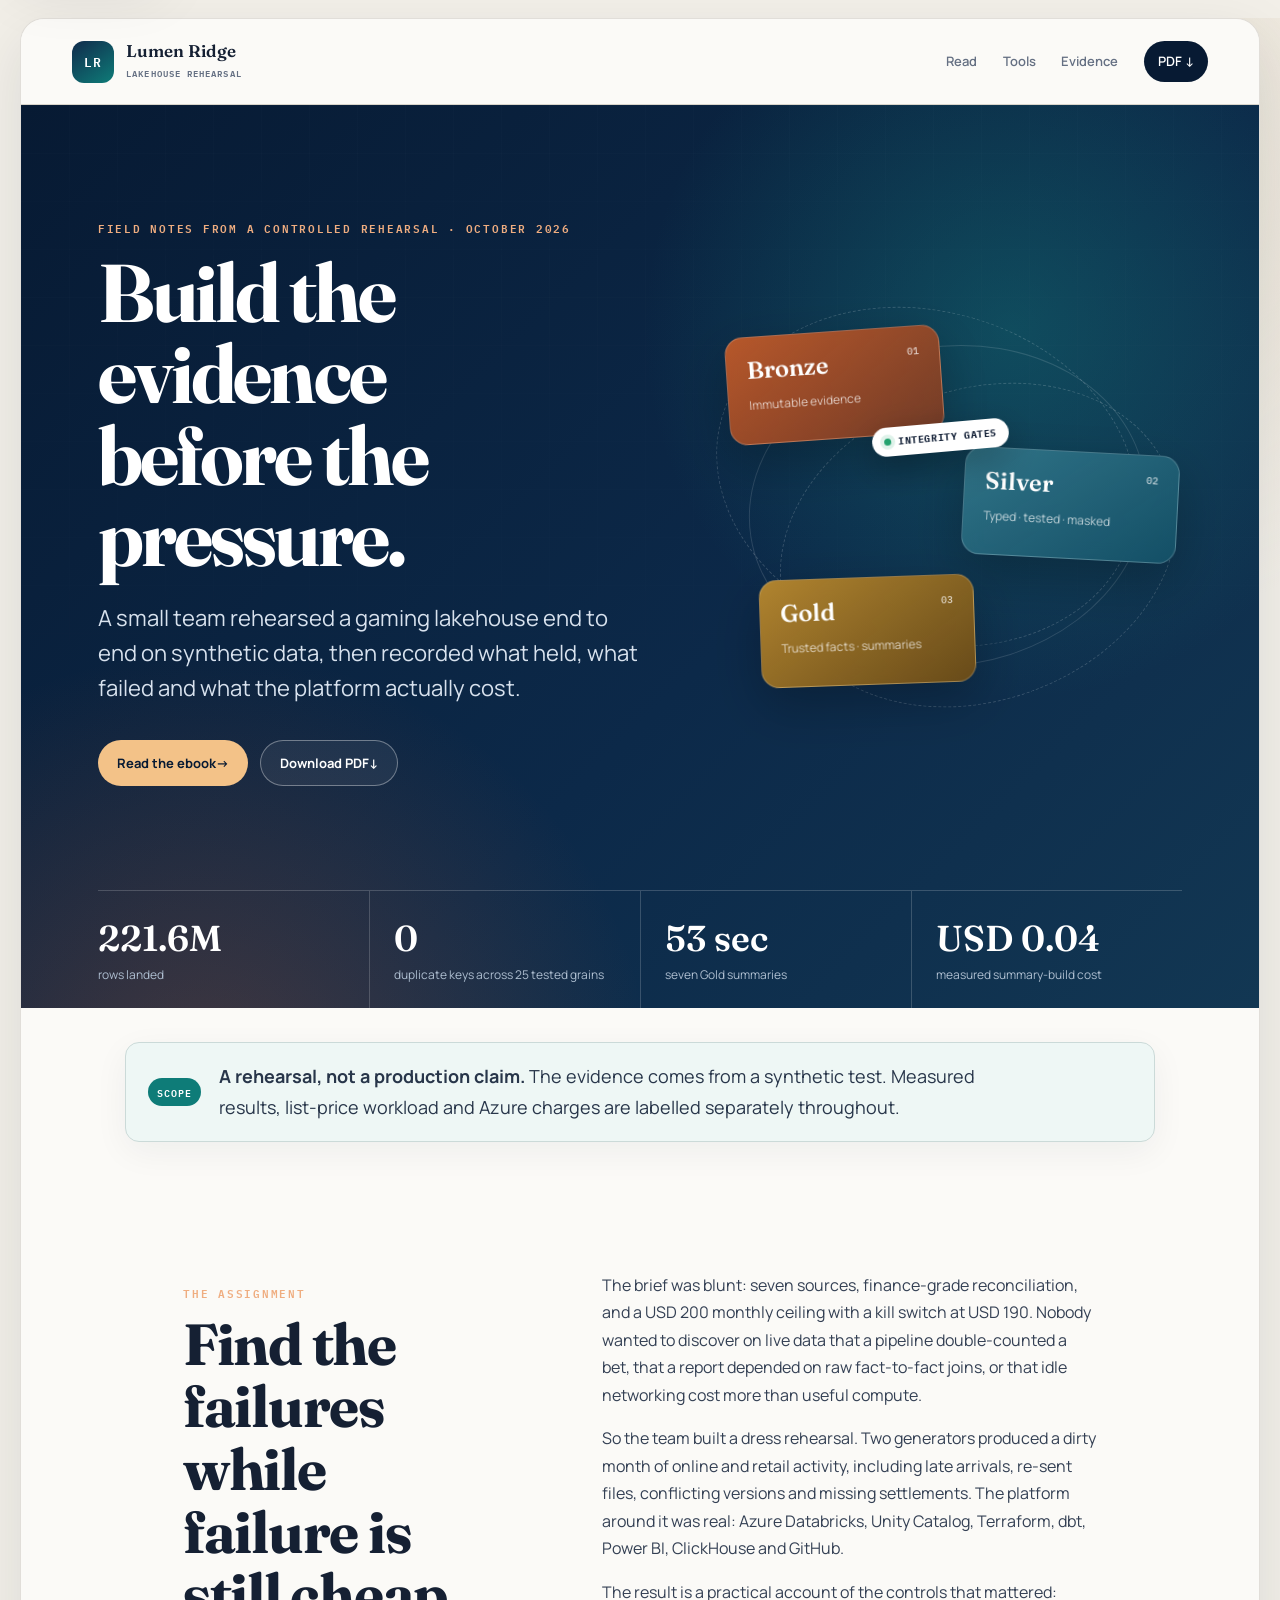
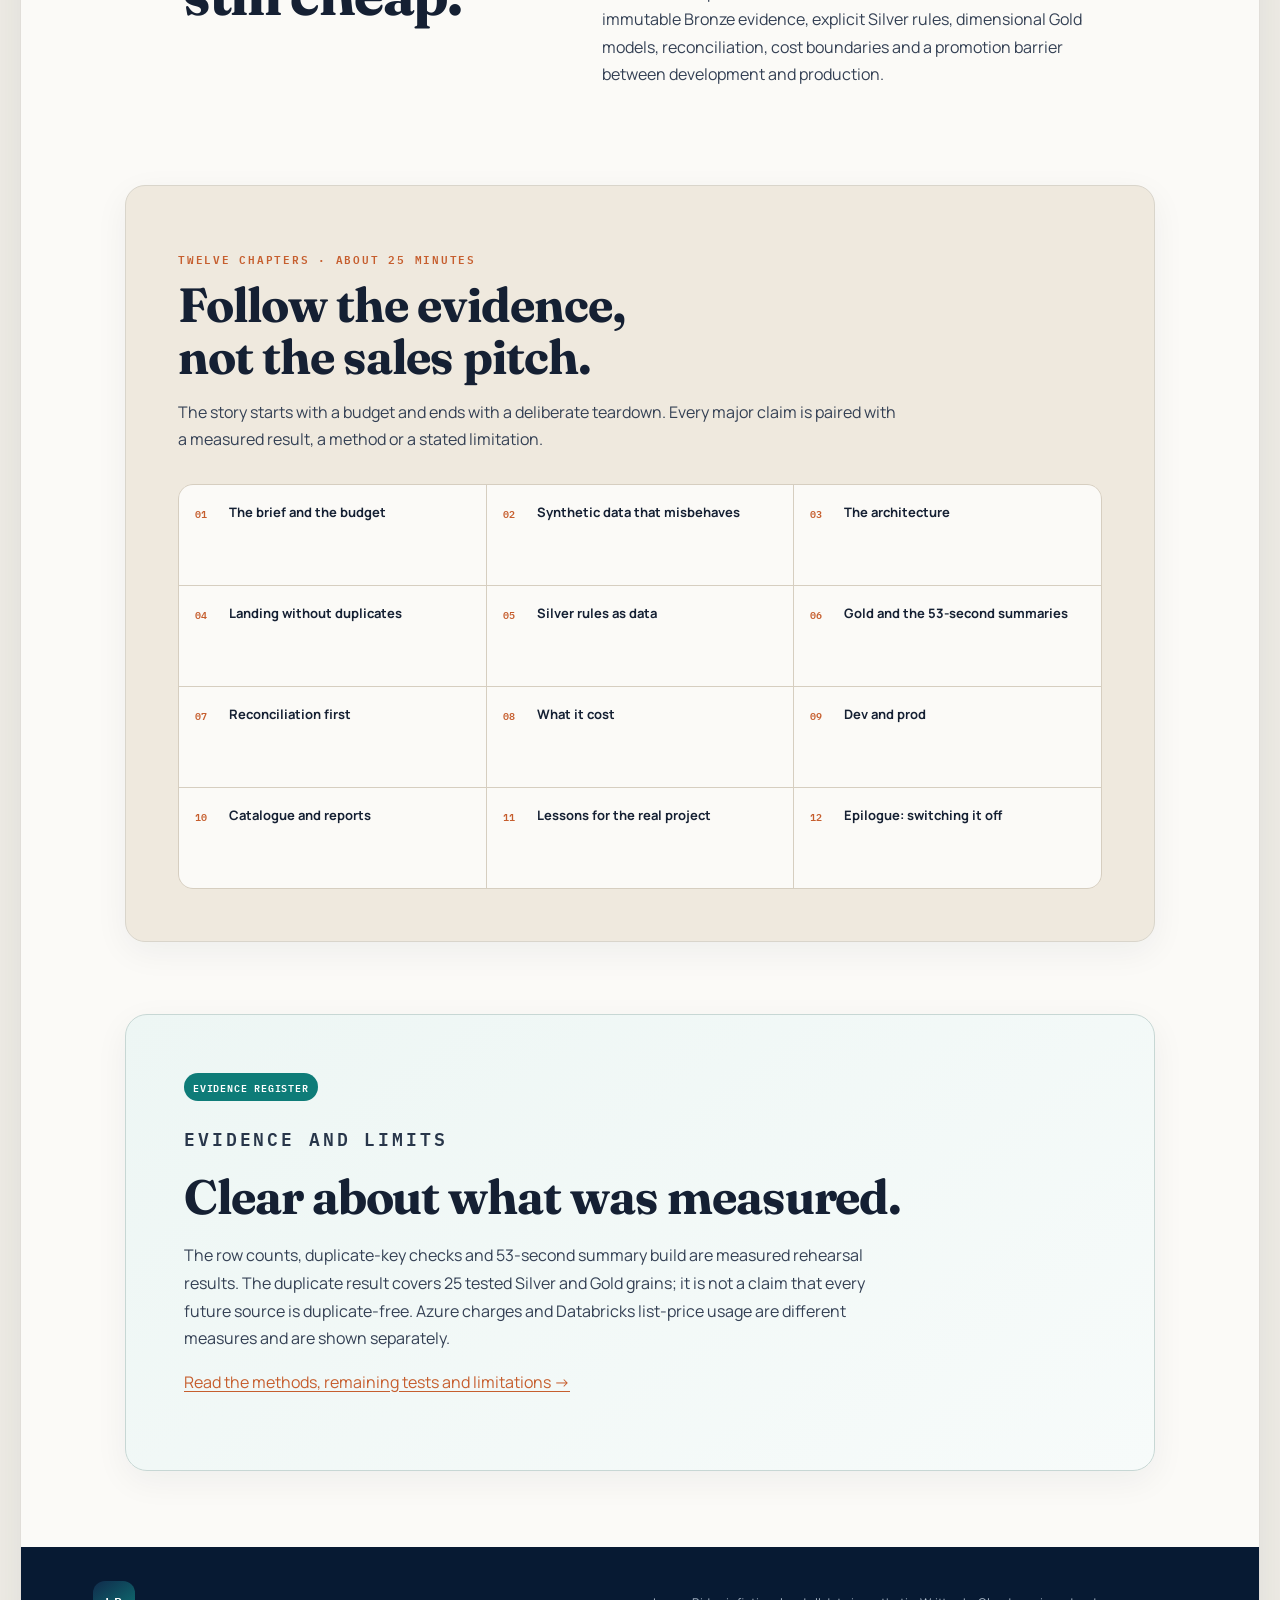
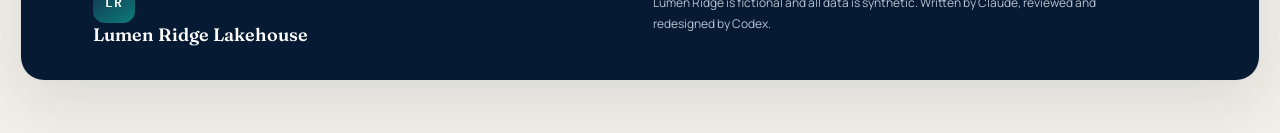
<file: index.html>
<!doctype html>
<html lang="en">
<head>
<meta charset="utf-8">
<meta name="viewport" content="width=device-width, initial-scale=1, viewport-fit=cover">
<title>Lumen Ridge Lakehouse — an evidence-led data platform rehearsal</title>
<meta name="description" content="A fictional gaming operator, a USD 200 budget and a full Azure Databricks lakehouse rehearsal: the story, the evidence and the lessons.">
<link rel="preconnect" href="https://fonts.googleapis.com">
<link rel="preconnect" href="https://fonts.gstatic.com" crossorigin>
<link rel="stylesheet" href="https://fonts.googleapis.com/css2?family=Fraunces:opsz,wght@9..144,600;9..144,700&family=IBM+Plex+Mono:wght@400;600&family=Manrope:wght@400;500;600;700;800&display=swap">
<link rel="stylesheet" href="assets/site.css">
</head>
<body>
<a class="skip-link" href="#main">Skip to the story</a>
<div class="site-shell">
  <nav class="top" aria-label="Primary navigation">
    <a class="brand" href="./"><span class="brand-mark" aria-hidden="true">LR</span><span>Lumen Ridge<br><small>Lakehouse rehearsal</small></span></a>
    <div class="nav-links">
      <a href="ebook.html">Read</a>
      <a href="ebook.html#toolchain">Tools</a>
      <a href="ebook.html#evidence">Evidence</a>
      <a class="download" href="assets/Lumen-Ridge-Lakehouse-ebook.pdf" download>PDF ↓</a>
    </div>
  </nav>

  <main id="main">
    <header class="book-hero landing-hero">
      <div class="hero-copy">
        <p class="kicker">Field notes from a controlled rehearsal · October 2026</p>
        <h1>Build the evidence<br>before the pressure.</h1>
        <p class="lede">A small team rehearsed a gaming lakehouse end to end on synthetic data, then recorded what held, what failed and what the platform actually cost.</p>
        <div class="hero-actions">
          <a class="button primary" href="ebook.html">Read the ebook <span aria-hidden="true">→</span></a>
          <a class="button secondary" href="assets/Lumen-Ridge-Lakehouse-ebook.pdf" download>Download PDF <span aria-hidden="true">↓</span></a>
        </div>
      </div>
      <div class="hero-art" aria-label="The rehearsal moves synthetic source data through Bronze, Silver and Gold, with integrity gates before reporting.">
        <div class="orbit orbit-one" aria-hidden="true"></div>
        <div class="orbit orbit-two" aria-hidden="true"></div>
        <div class="layer-card bronze"><span>01</span><strong>Bronze</strong><small>Immutable evidence</small></div>
        <div class="layer-card silver"><span>02</span><strong>Silver</strong><small>Typed · tested · masked</small></div>
        <div class="layer-card gold"><span>03</span><strong>Gold</strong><small>Trusted facts · summaries</small></div>
        <div class="gate-chip"><i></i>Integrity gates</div>
      </div>
      <div class="hero-stats" aria-label="Measured results">
        <div><strong>221.6M</strong><span>rows landed</span></div>
        <div><strong>0</strong><span>duplicate keys across 25 tested grains</span></div>
        <div><strong>53 sec</strong><span>seven Gold summaries</span></div>
        <div><strong>USD 0.04</strong><span>measured summary-build cost</span></div>
      </div>
    </header>

    <section class="status-note" aria-label="Scope note">
      <span aria-hidden="true">Scope</span>
      <p><strong>A rehearsal, not a production claim.</strong> The evidence comes from a synthetic test. Measured results, list-price workload and Azure charges are labelled separately throughout.</p>
    </section>

    <section class="editorial-grid">
      <div>
        <p class="section-label">The assignment</p>
        <h2>Find the failures while failure is still cheap.</h2>
      </div>
      <div class="story-copy">
        <p>The brief was blunt: seven sources, finance-grade reconciliation, and a USD 200 monthly ceiling with a kill switch at USD 190. Nobody wanted to discover on live data that a pipeline double-counted a bet, that a report depended on raw fact-to-fact joins, or that idle networking cost more than useful compute.</p>
        <p>So the team built a dress rehearsal. Two generators produced a dirty month of online and retail activity, including late arrivals, re-sent files, conflicting versions and missing settlements. The platform around it was real: Azure Databricks, Unity Catalog, Terraform, dbt, Power BI, ClickHouse and GitHub.</p>
        <p>The result is a practical account of the controls that mattered: immutable Bronze evidence, explicit Silver rules, dimensional Gold models, reconciliation, cost boundaries and a promotion barrier between development and production.</p>
      </div>
    </section>

    <section class="contents-card home-contents">
      <div class="contents-intro">
        <p class="section-label">Twelve chapters · about 25 minutes</p>
        <h2>Follow the evidence,<br>not the sales pitch.</h2>
        <p>The story starts with a budget and ends with a deliberate teardown. Every major claim is paired with a measured result, a method or a stated limitation.</p>
      </div>
      <ol class="toc">
        <li><a href="ebook.html#ch1">The brief and the budget</a></li>
        <li><a href="ebook.html#ch2">Synthetic data that misbehaves</a></li>
        <li><a href="ebook.html#ch3">The architecture</a></li>
        <li><a href="ebook.html#ch4">Landing without duplicates</a></li>
        <li><a href="ebook.html#ch5">Silver rules as data</a></li>
        <li><a href="ebook.html#ch6">Gold and the 53-second summaries</a></li>
        <li><a href="ebook.html#ch7">Reconciliation first</a></li>
        <li><a href="ebook.html#ch8">What it cost</a></li>
        <li><a href="ebook.html#ch9">Dev and prod</a></li>
        <li><a href="ebook.html#ch10">Catalogue and reports</a></li>
        <li><a href="ebook.html#ch11">Lessons for the real project</a></li>
        <li><a href="ebook.html#ch12">Epilogue: switching it off</a></li>
      </ol>
    </section>

    <section class="evidence" id="evidence">
      <p class="section-label">Evidence and limits</p>
      <h2>Clear about what was measured.</h2>
      <p>The row counts, duplicate-key checks and 53-second summary build are measured rehearsal results. The duplicate result covers 25 tested Silver and Gold grains; it is not a claim that every future source is duplicate-free. Azure charges and Databricks list-price usage are different measures and are shown separately.</p>
      <p><a class="text-link" href="ebook.html#evidence">Read the methods, remaining tests and limitations <span aria-hidden="true">→</span></a></p>
    </section>
  </main>

  <footer>
    <div><span class="brand-mark small" aria-hidden="true">LR</span><strong>Lumen Ridge Lakehouse</strong></div>
    <p>Lumen Ridge is fictional and all data is synthetic. Written by Claude, reviewed and redesigned by Codex.</p>
  </footer>
</div>
</body>
</html>
</file>
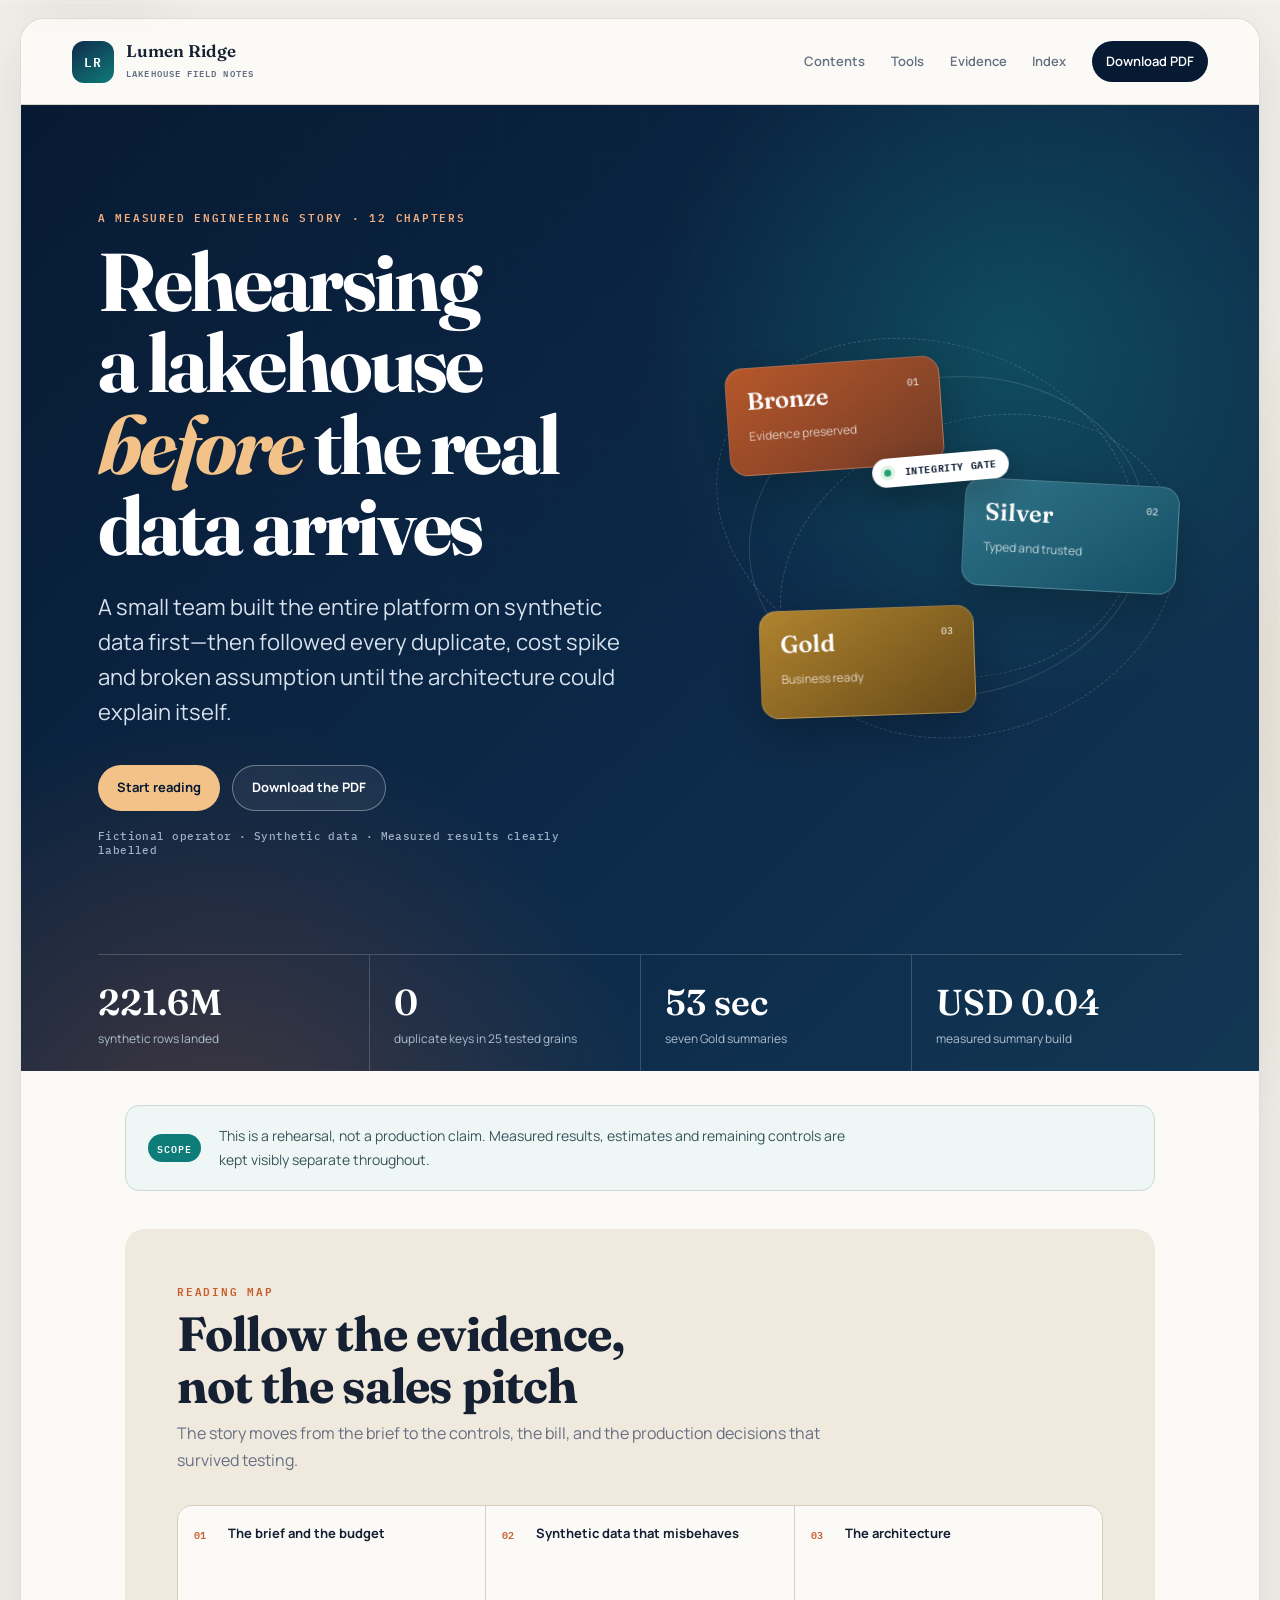
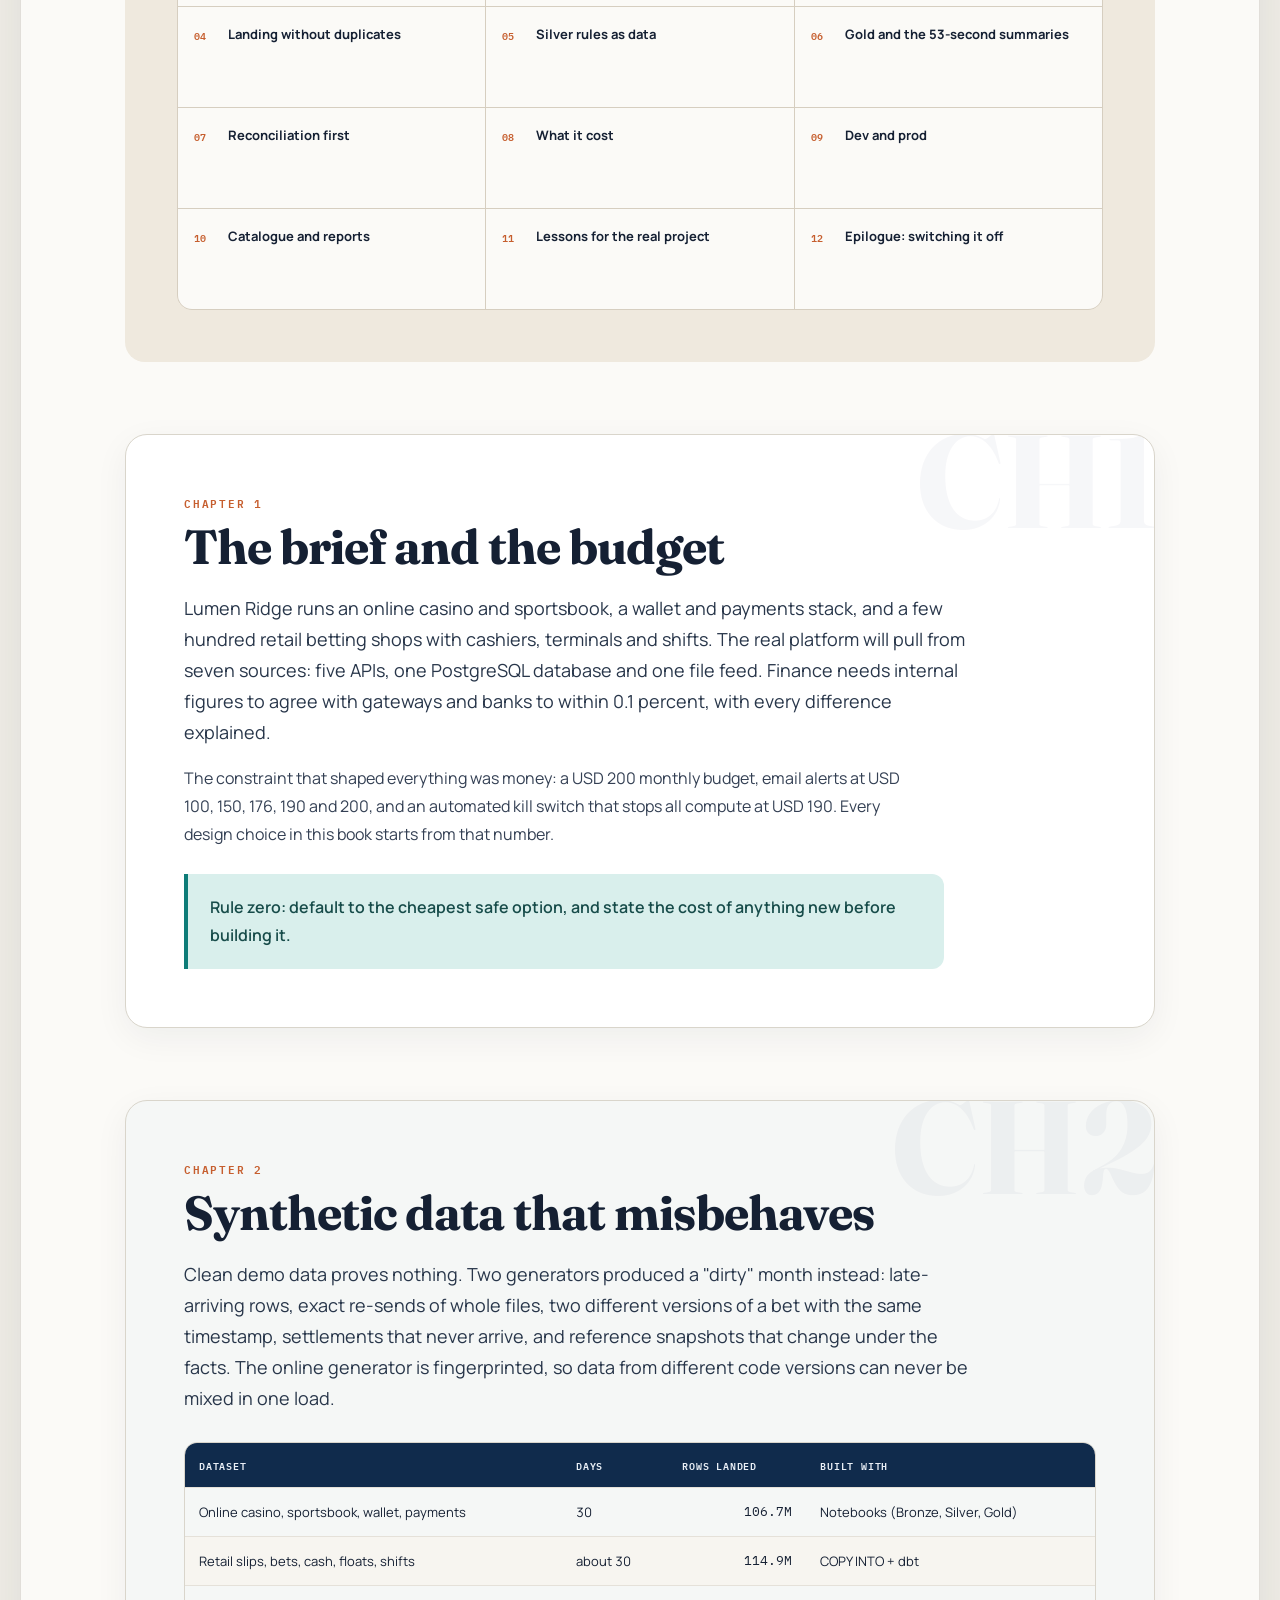
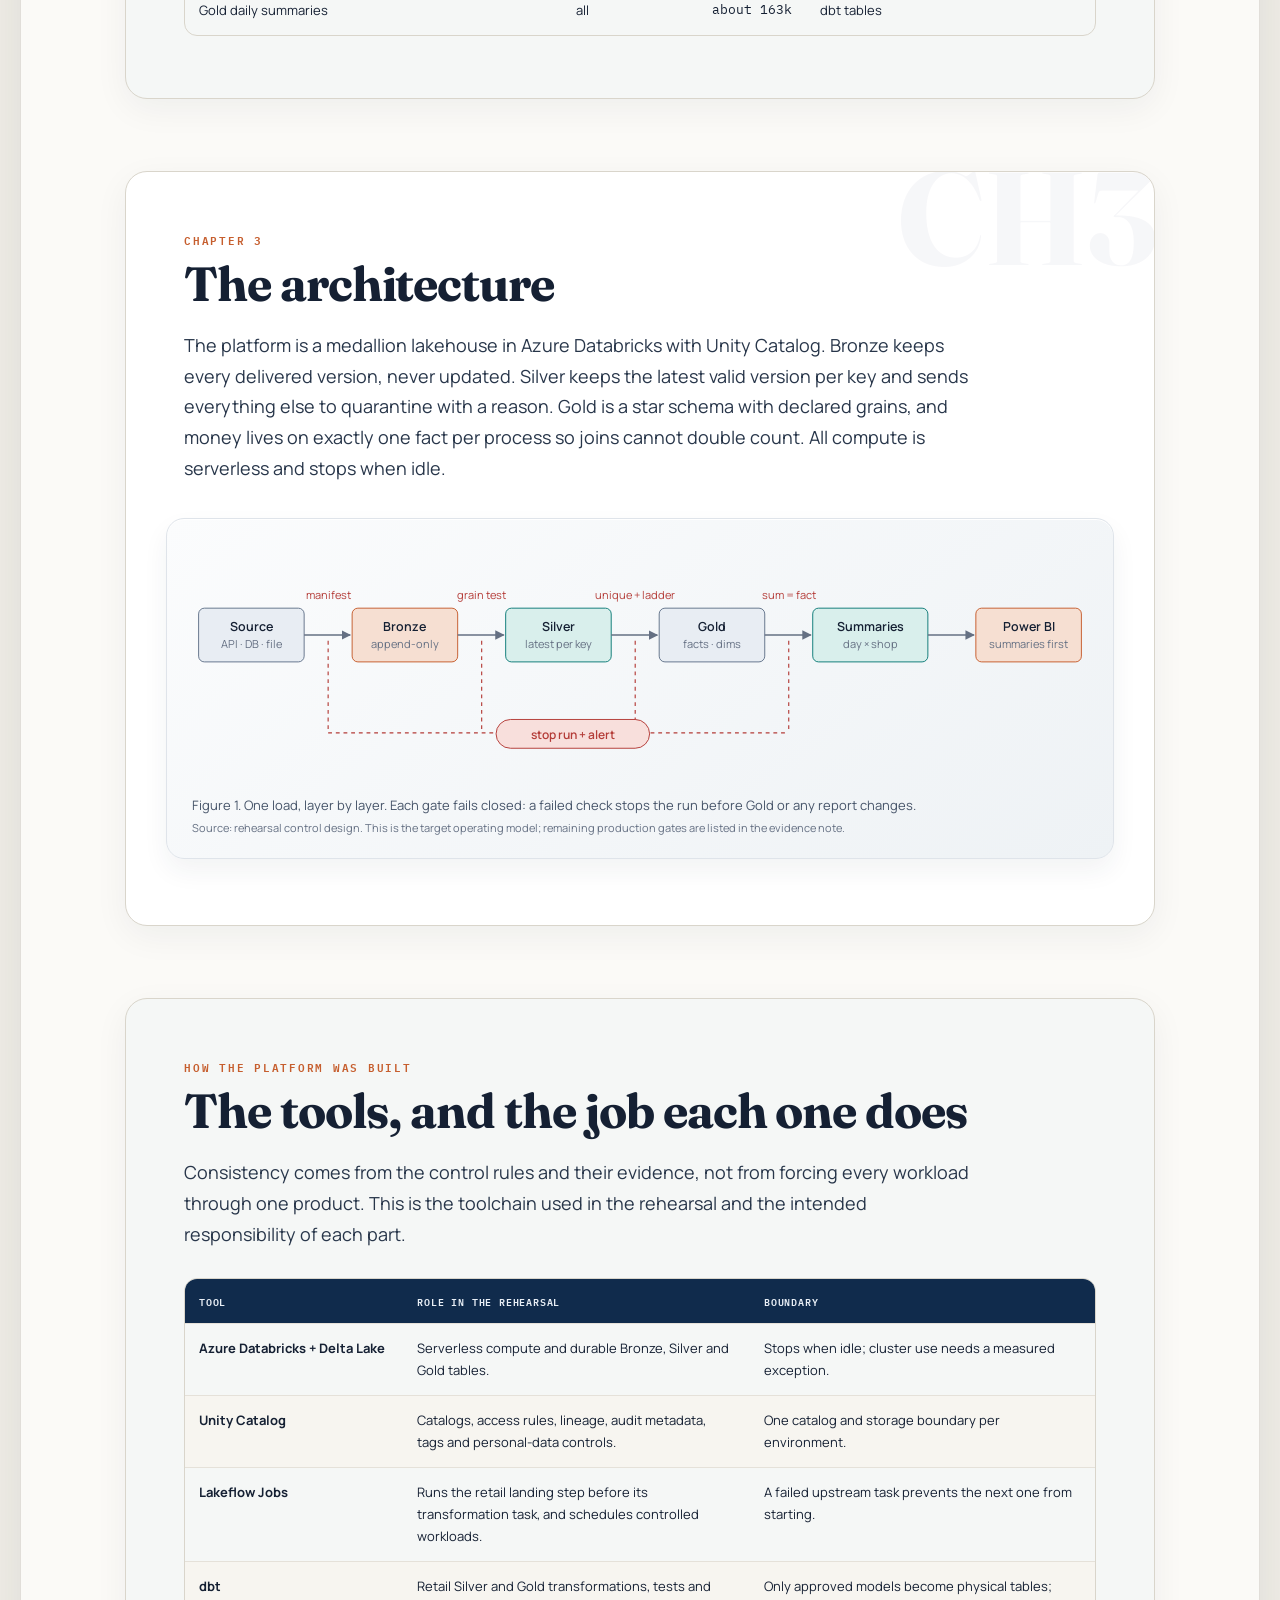
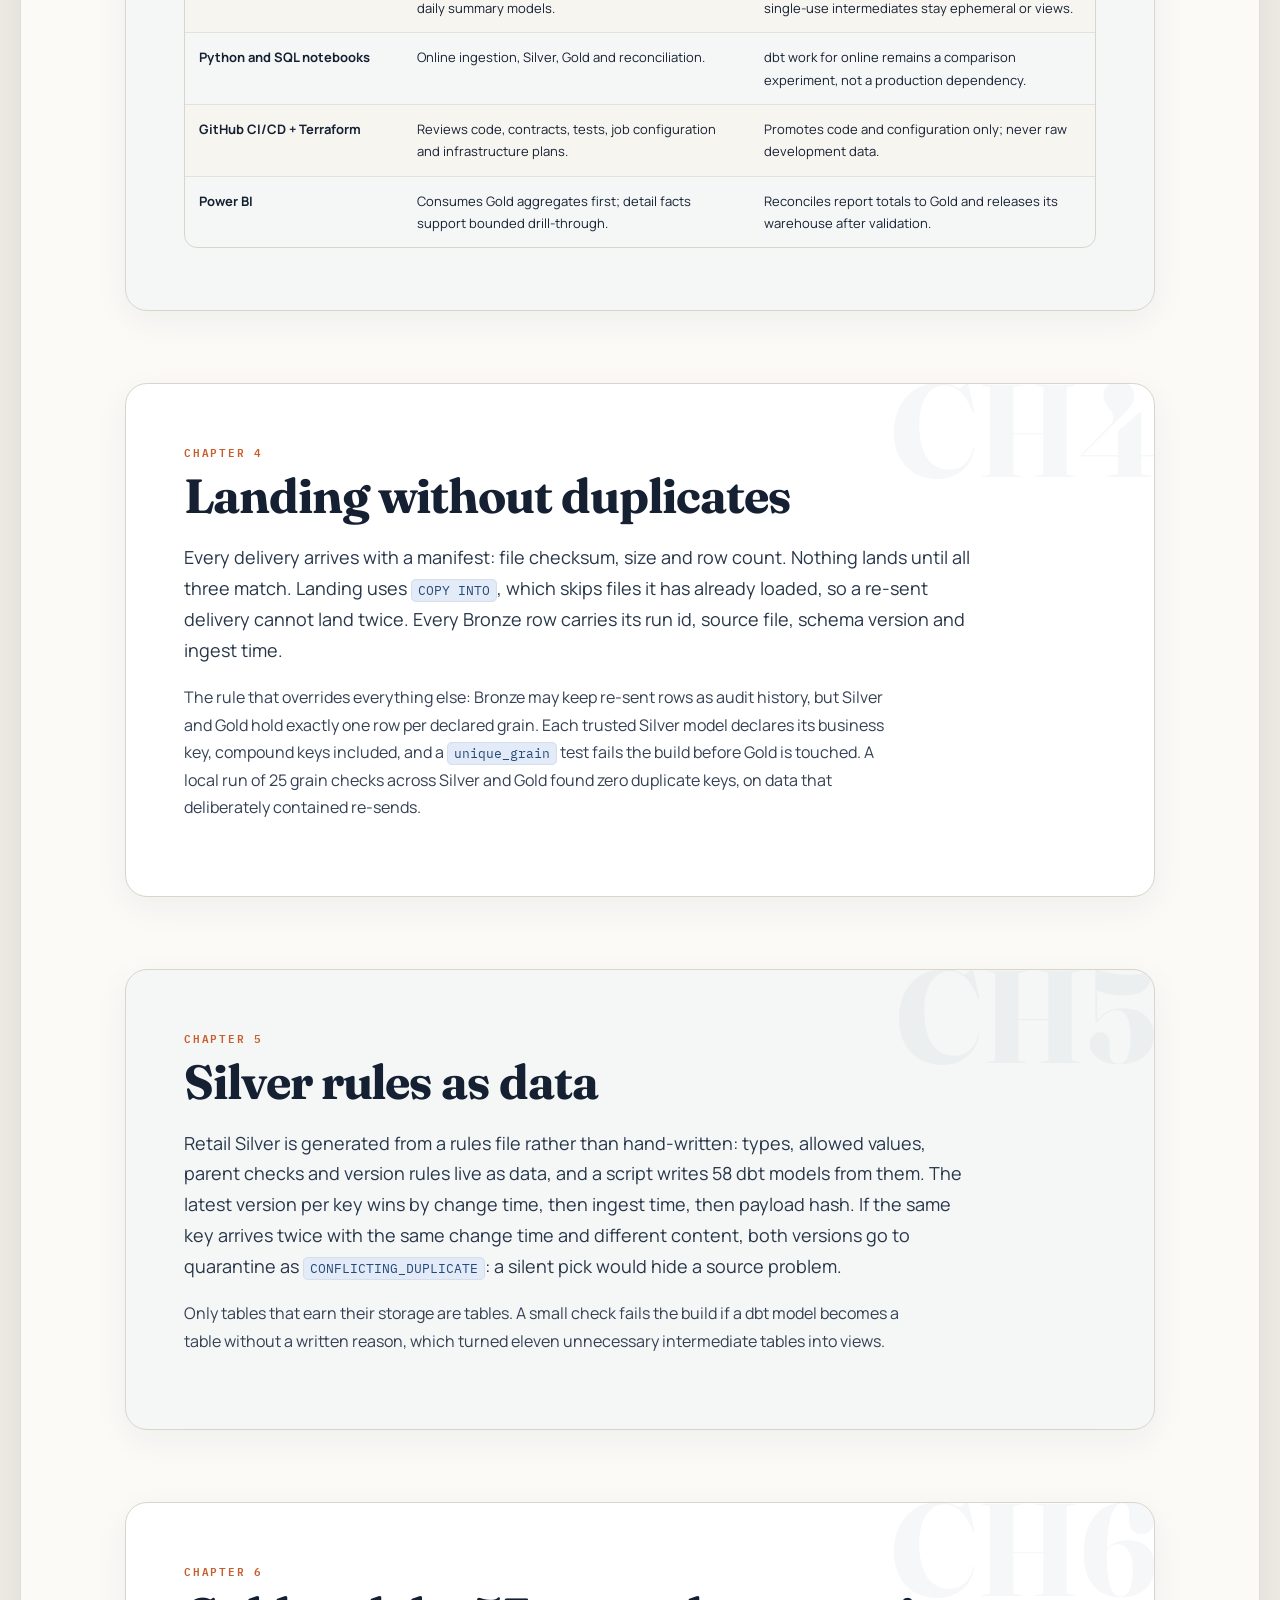
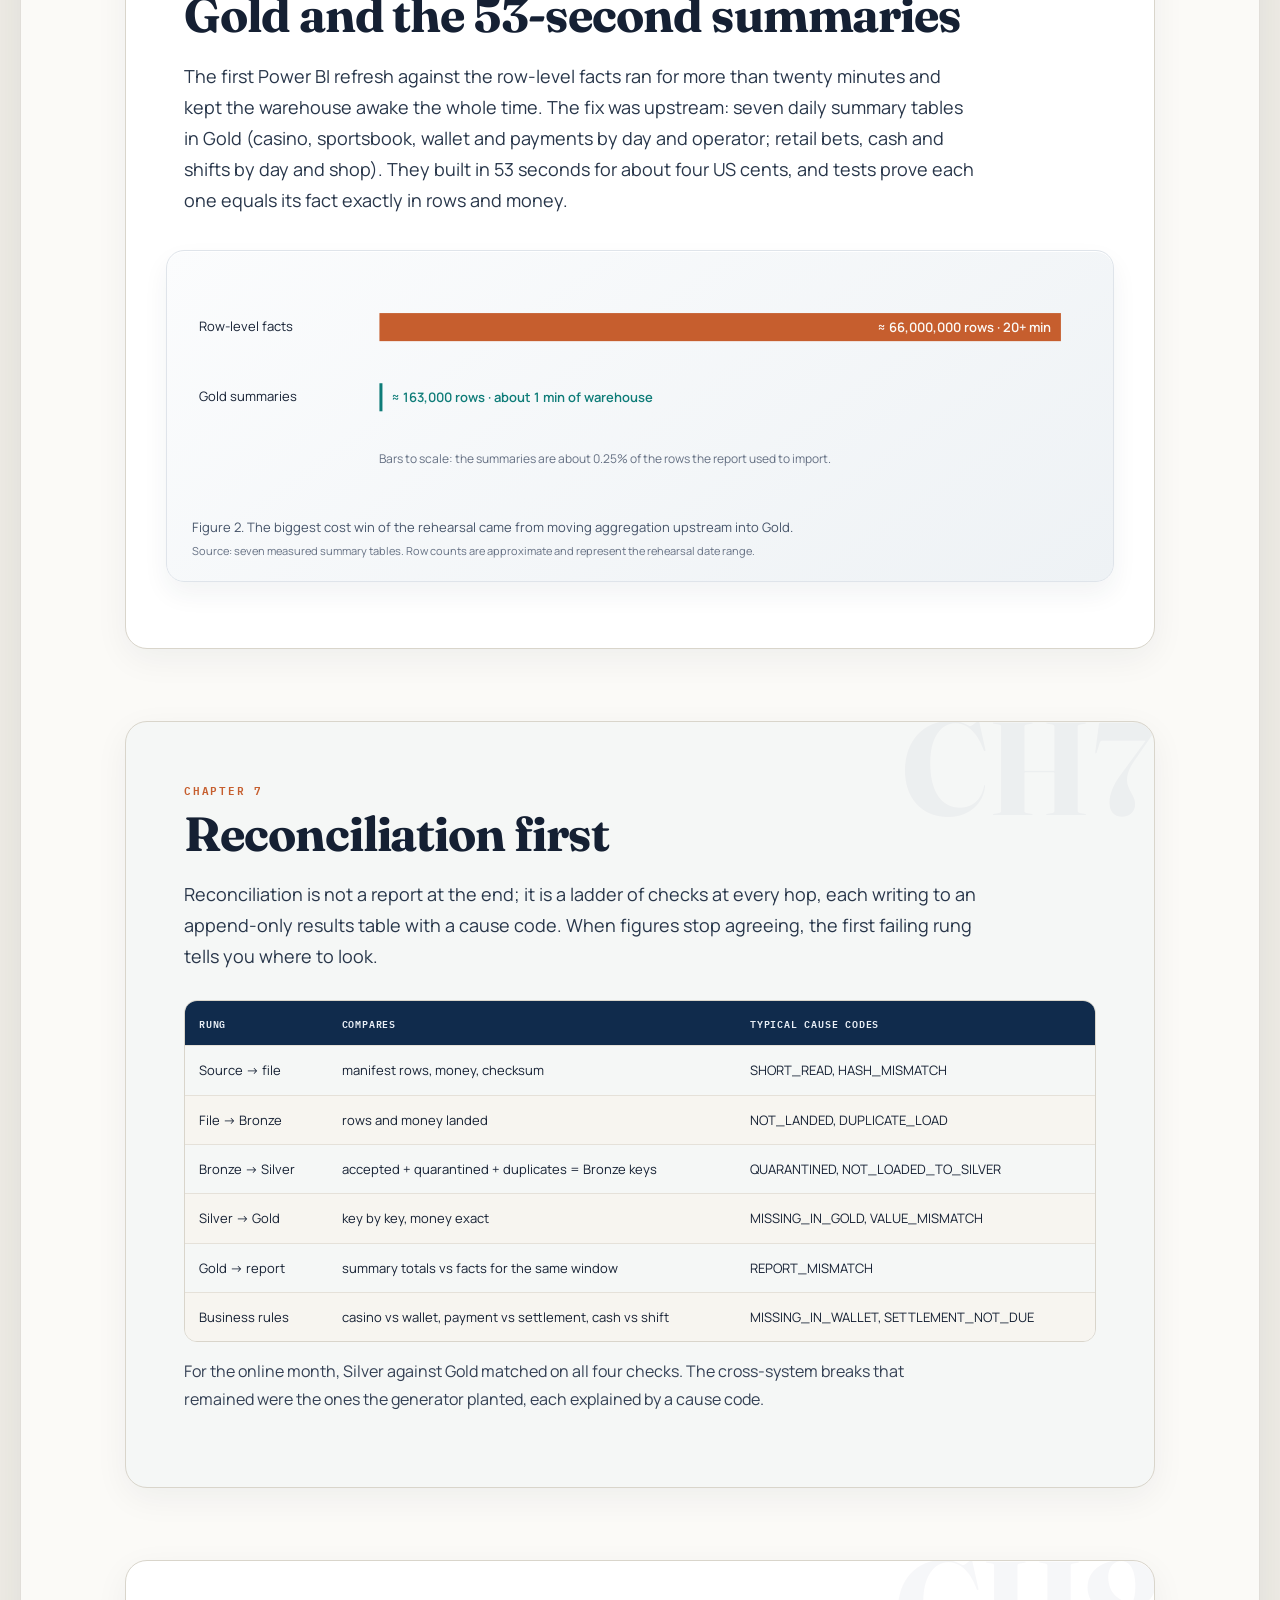
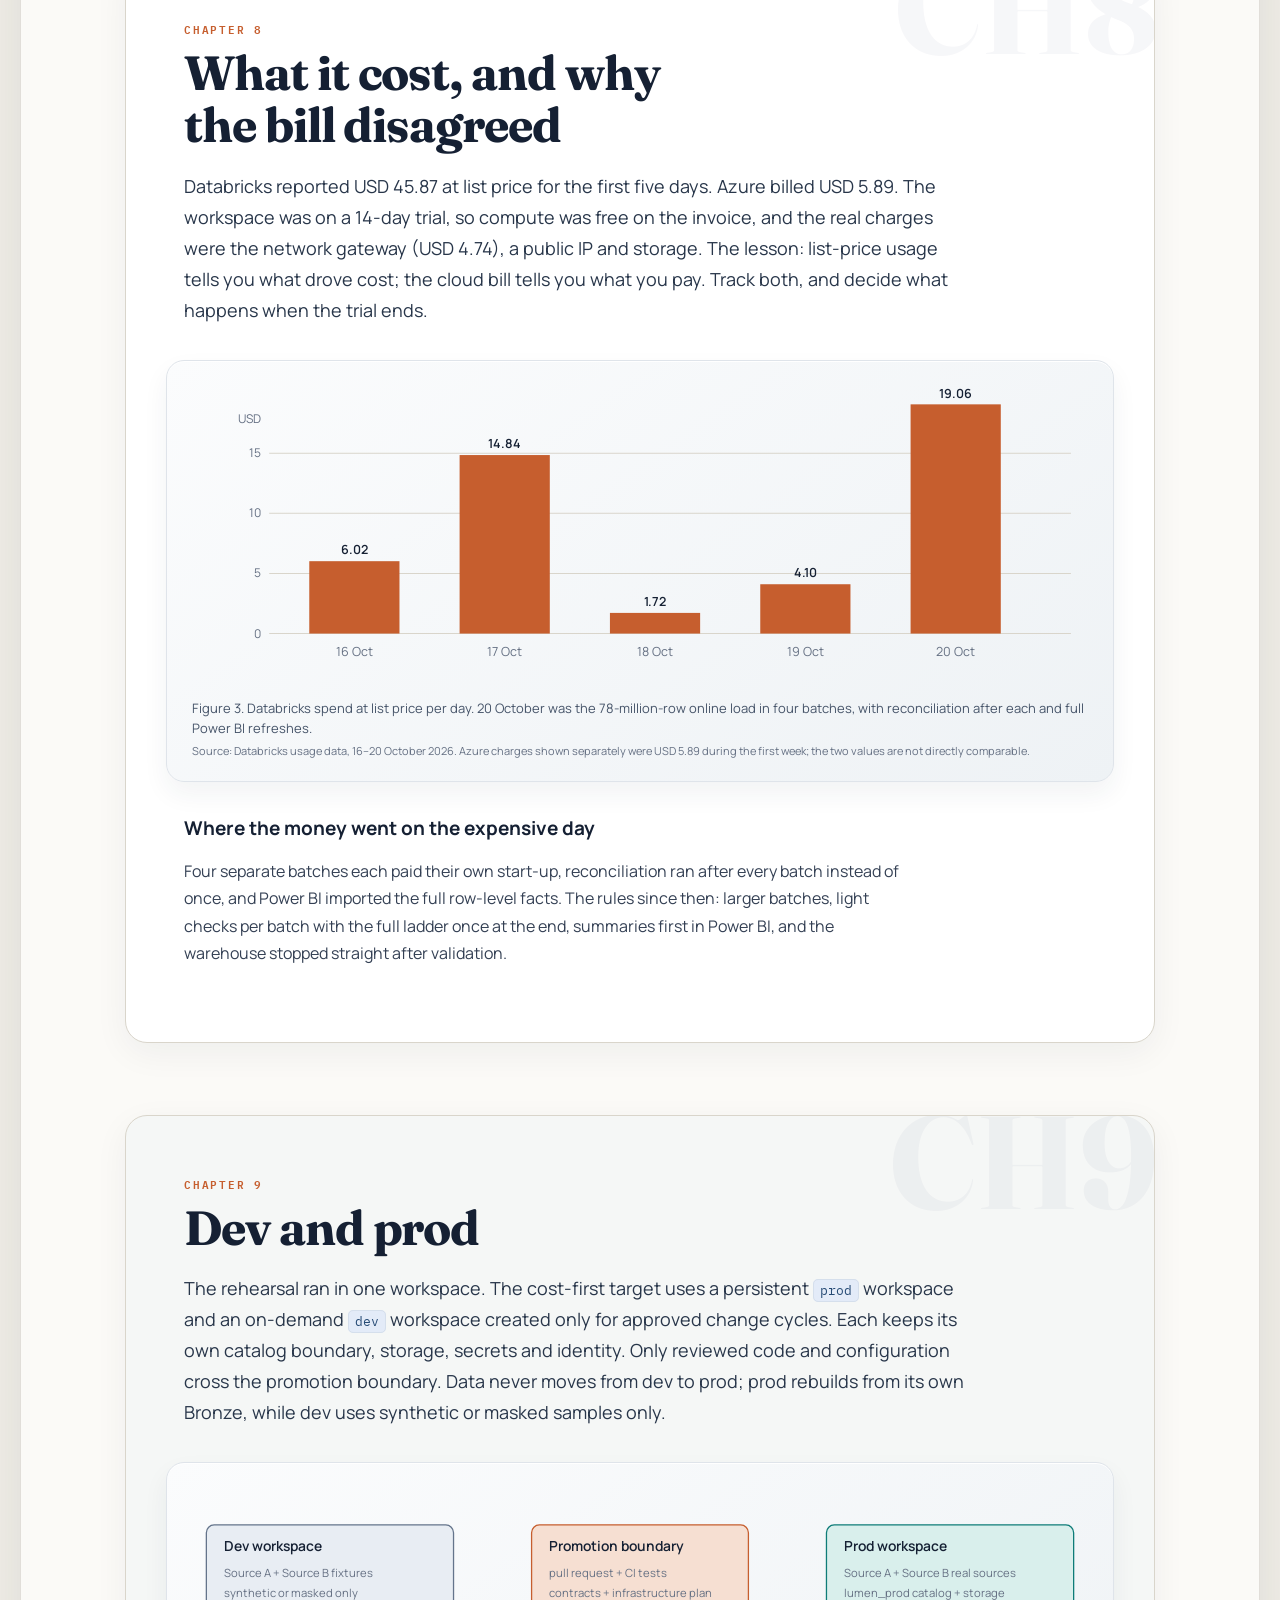
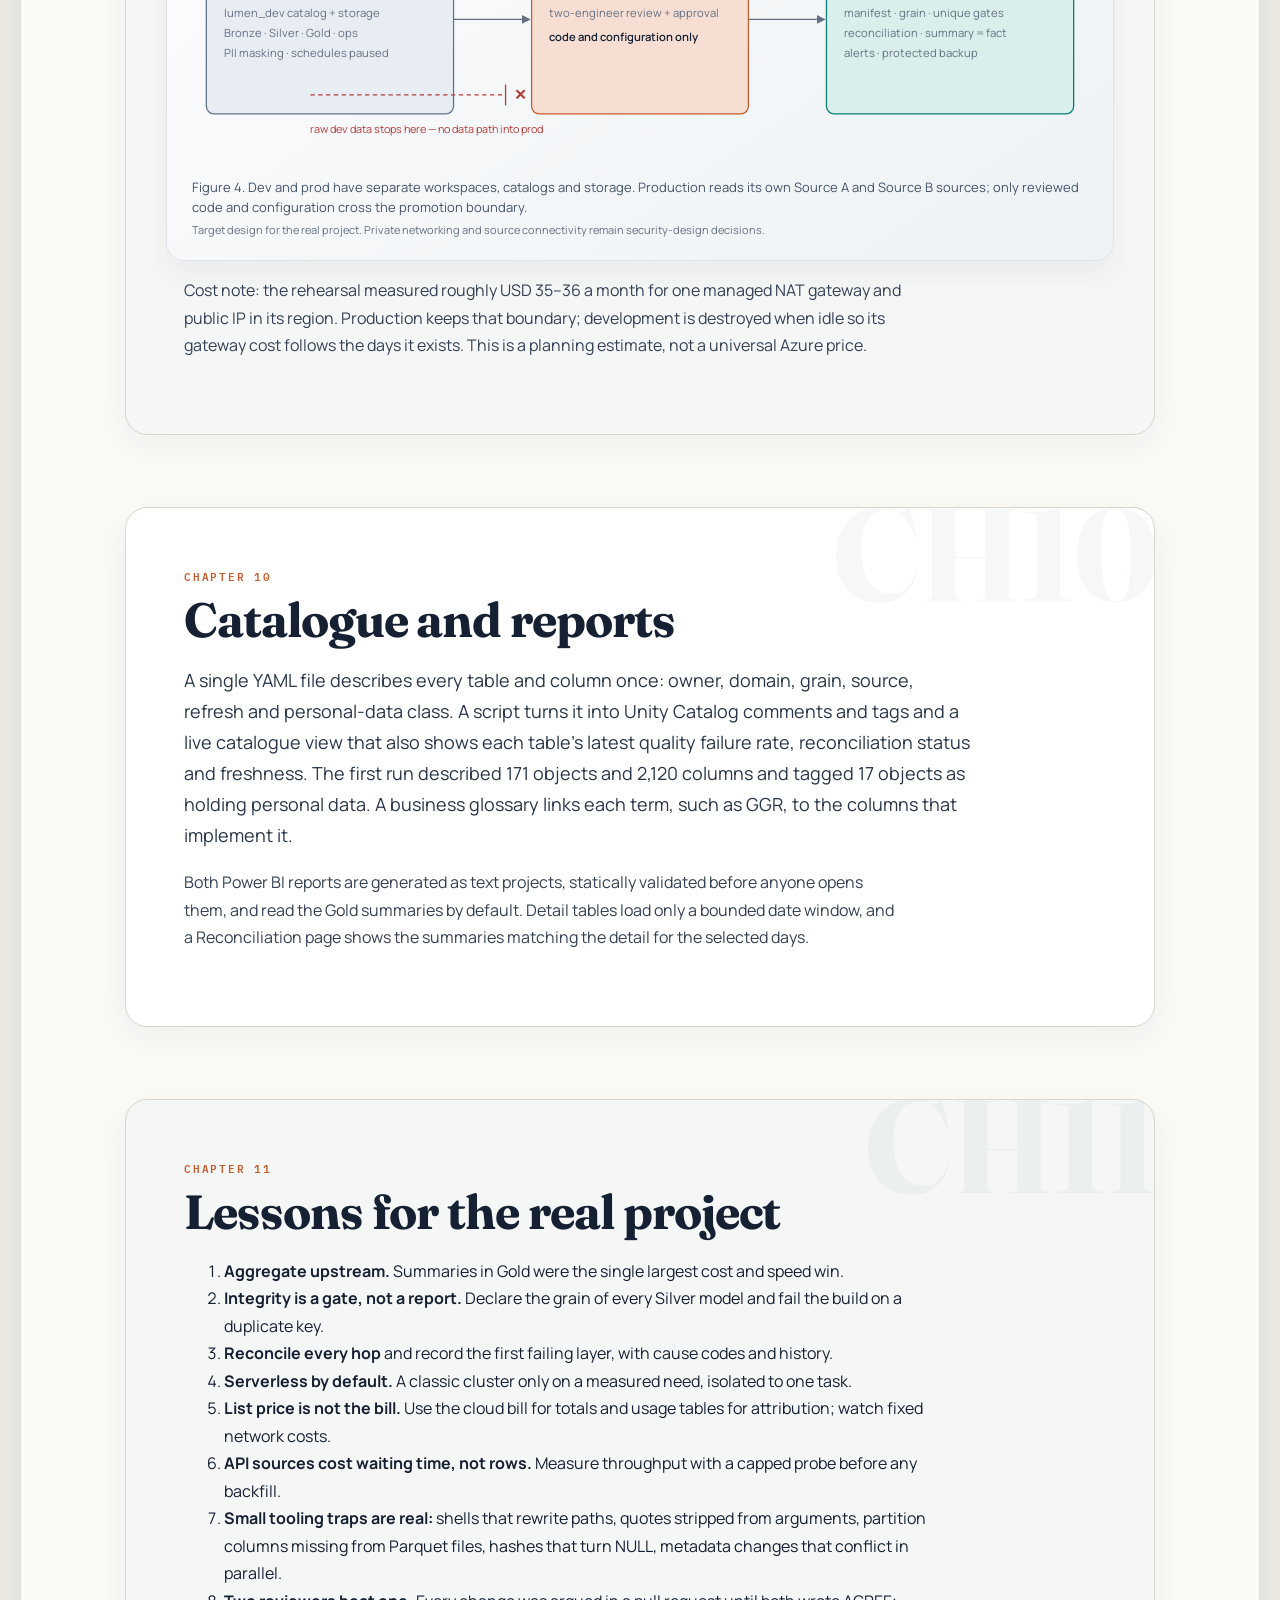
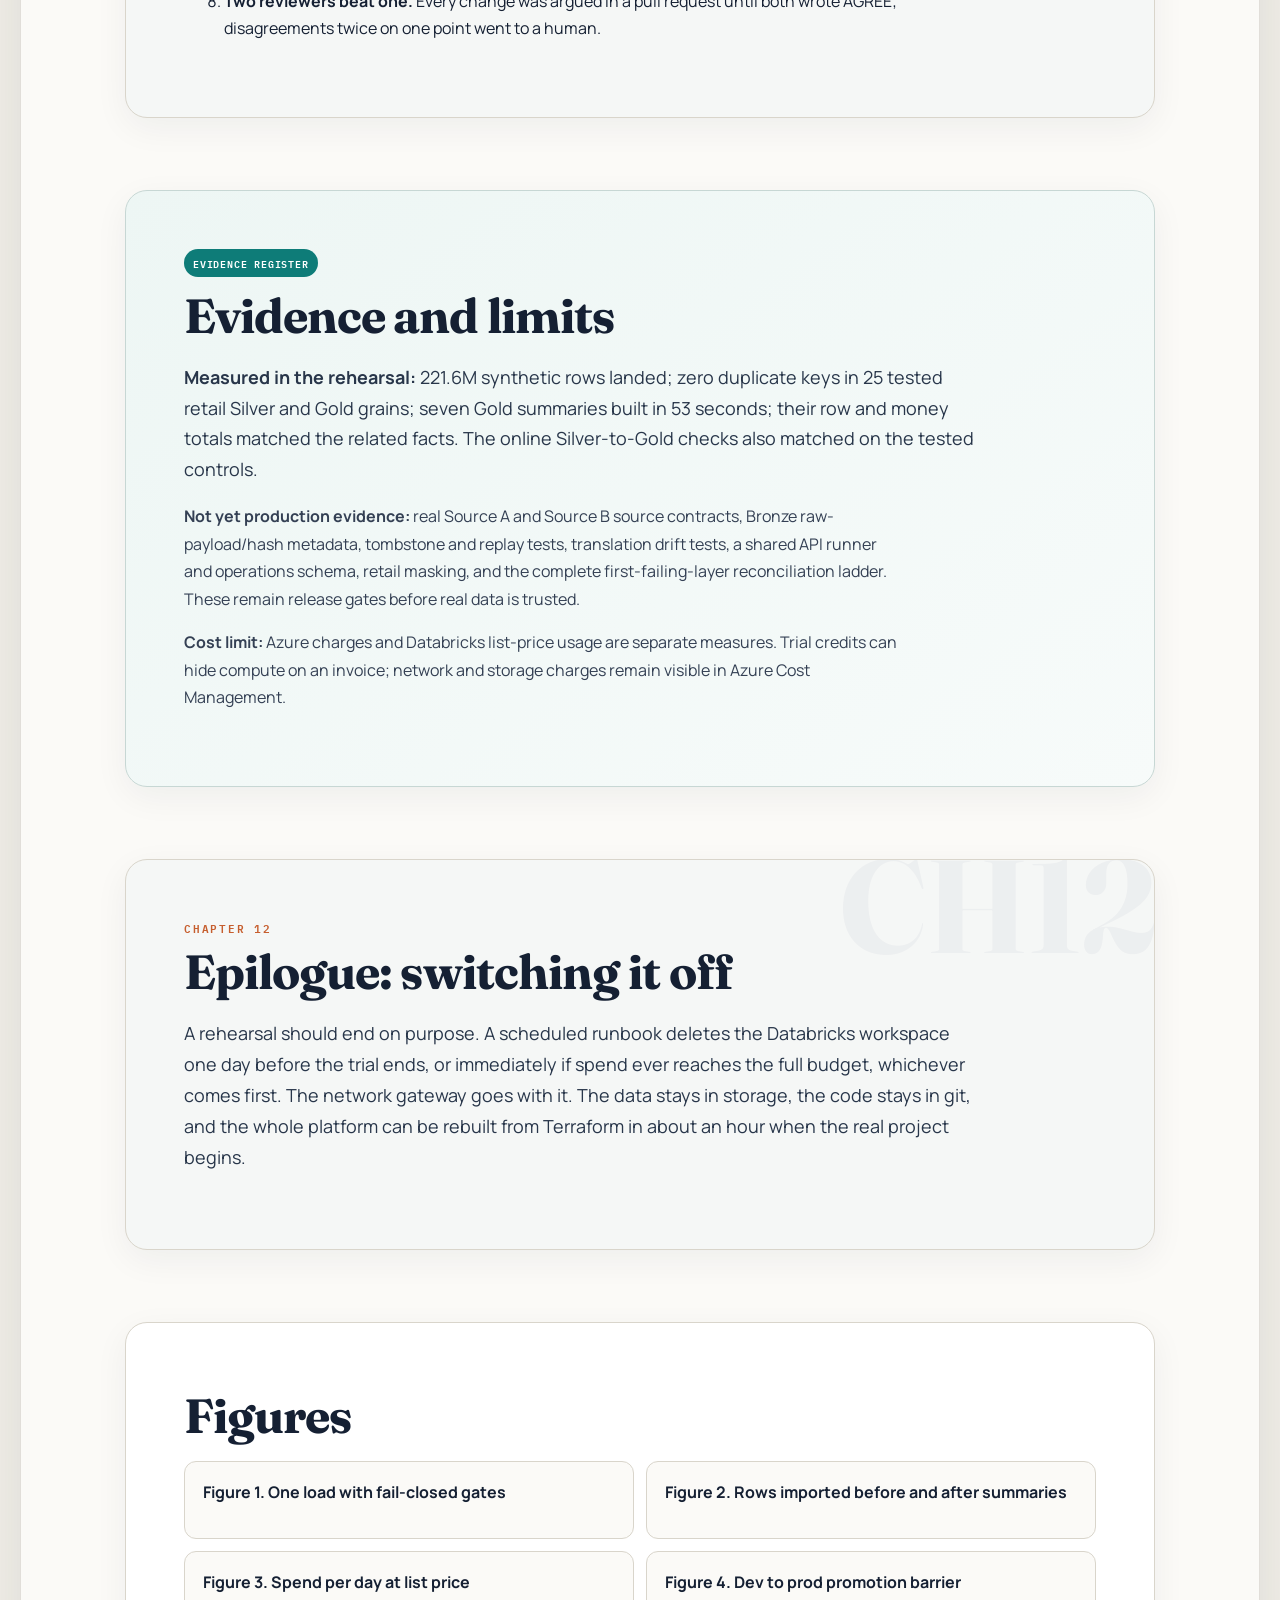
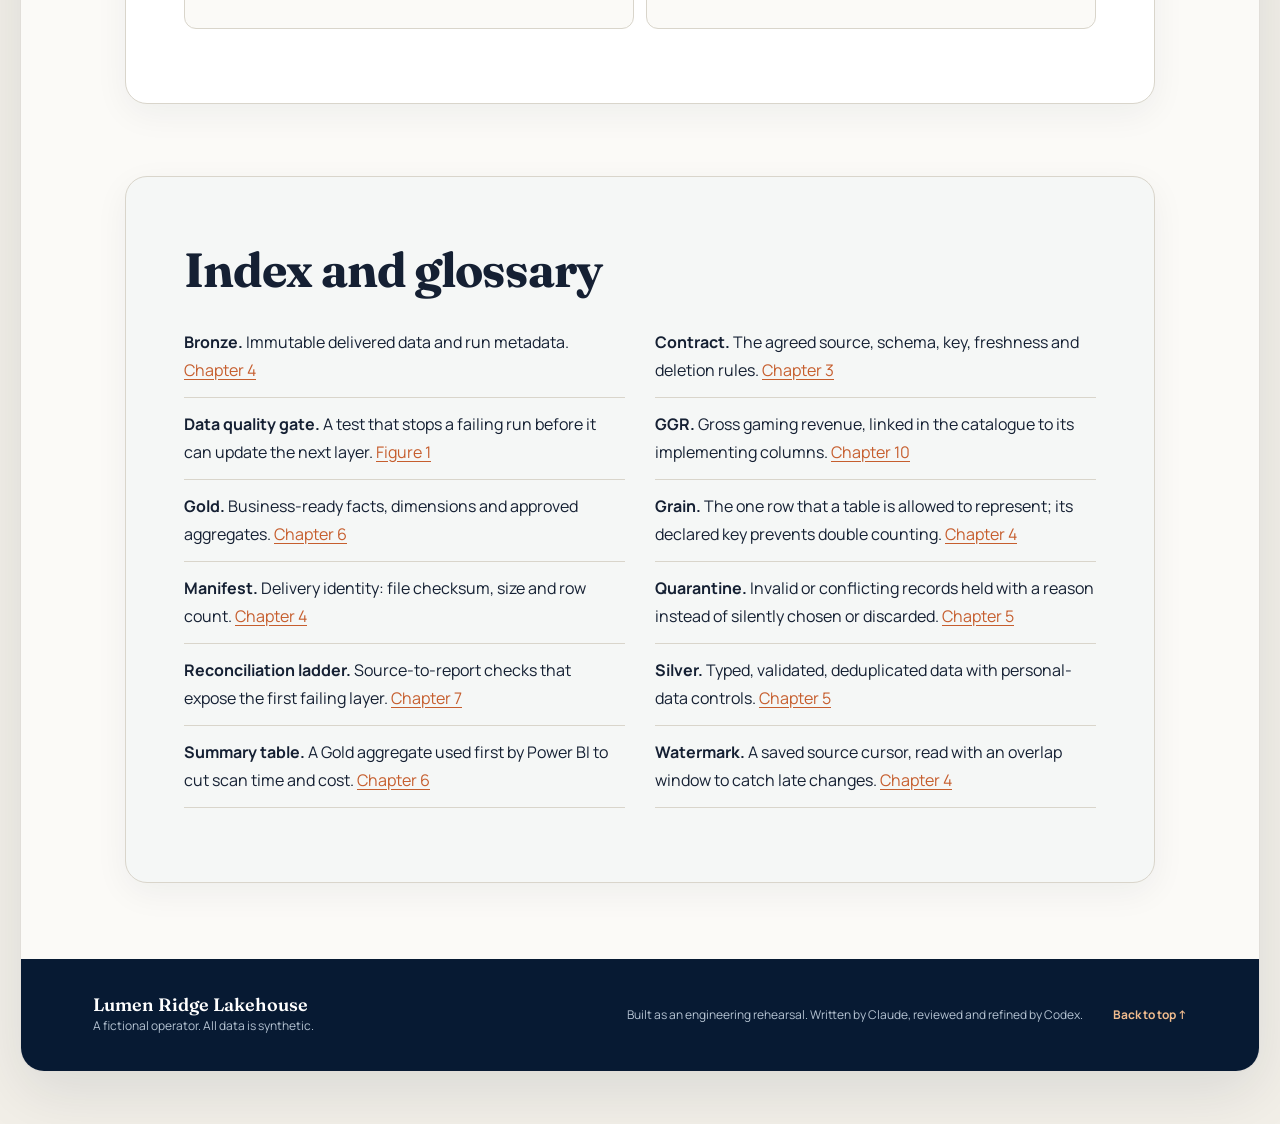
<file: ebook.html>
<!doctype html>
<html lang="en">
<head>
<meta charset="utf-8">
<meta name="viewport" content="width=device-width, initial-scale=1, viewport-fit=cover">
<title>Lumen Ridge Lakehouse · The ebook</title>
<meta name="description" content="Twelve chapters on rehearsing an Azure Databricks lakehouse for a fictional gaming operator: architecture, integrity, reconciliation, cost and dev/prod.">
<link rel="stylesheet" href="https://fonts.googleapis.com/css2?family=Fraunces:opsz,wght@9..144,600;9..144,700&family=Manrope:wght@400;500;600;700&family=IBM+Plex+Mono:wght@500;600&display=swap">
<link rel="stylesheet" href="assets/site.css">
</head>
<body>
<a class="skip-link" href="#main">Skip to the ebook</a>
<div class="reading-progress" aria-hidden="true"><span></span></div>
<div class="site-shell">
  <nav class="top" aria-label="Ebook navigation"><a class="brand" href="./"><span class="brand-mark">LR</span><span>Lumen Ridge<br><small>Lakehouse field notes</small></span></a><div class="nav-links"><a href="#contents">Contents</a><a href="#toolchain">Tools</a><a href="#evidence">Evidence</a><a href="#index">Index</a><a class="download" href="assets/Lumen-Ridge-Lakehouse-ebook.pdf" download>Download PDF</a></div></nav>
  <main id="main">

  <header class="book-hero">
    <div class="hero-copy">
      <div class="kicker">A measured engineering story · 12 chapters</div>
      <h1>Rehearsing a lakehouse <em>before</em> the real data arrives</h1>
      <p class="lede">A small team built the entire platform on synthetic data first—then followed every duplicate, cost spike and broken assumption until the architecture could explain itself.</p>
      <div class="hero-actions"><a class="button primary" href="#contents">Start reading</a><a class="button secondary" href="assets/Lumen-Ridge-Lakehouse-ebook.pdf" download>Download the PDF</a></div>
      <p class="hero-note">Fictional operator · Synthetic data · Measured results clearly labelled</p>
    </div>
    <div class="hero-art" aria-label="Bronze, Silver and Gold data layers passing through an integrity gate to business reporting" role="img">
      <div class="orbit orbit-one"></div><div class="orbit orbit-two"></div>
      <div class="layer-card bronze"><span>01</span><strong>Bronze</strong><small>Evidence preserved</small></div>
      <div class="layer-card silver"><span>02</span><strong>Silver</strong><small>Typed and trusted</small></div>
      <div class="layer-card gold"><span>03</span><strong>Gold</strong><small>Business ready</small></div>
      <div class="gate-chip"><i></i> Integrity gate</div>
    </div>
    <div class="hero-stats" aria-label="Measured rehearsal results">
      <div><strong>221.6M</strong><span>synthetic rows landed</span></div>
      <div><strong>0</strong><span>duplicate keys in 25 tested grains</span></div>
      <div><strong>53 sec</strong><span>seven Gold summaries</span></div>
      <div><strong>USD 0.04</strong><span>measured summary build</span></div>
    </div>
  </header>

  <aside class="status-note"><span>Scope</span><p>This is a rehearsal, not a production claim. Measured results, estimates and remaining controls are kept visibly separate throughout.</p></aside>

  <nav id="contents" class="contents-card" aria-label="Ebook contents"><div class="section-label">Reading map</div><h2>Follow the evidence, not the sales pitch</h2><p>The story moves from the brief to the controls, the bill, and the production decisions that survived testing.</p><ol class="toc">
    <li><a href="#ch1">The brief and the budget</a></li><li><a href="#ch2">Synthetic data that misbehaves</a></li>
    <li><a href="#ch3">The architecture</a></li><li><a href="#ch4">Landing without duplicates</a></li>
    <li><a href="#ch5">Silver rules as data</a></li><li><a href="#ch6">Gold and the 53-second summaries</a></li>
    <li><a href="#ch7">Reconciliation first</a></li><li><a href="#ch8">What it cost</a></li>
    <li><a href="#ch9">Dev and prod</a></li><li><a href="#ch10">Catalogue and reports</a></li>
    <li><a href="#ch11">Lessons for the real project</a></li><li><a href="#ch12">Epilogue: switching it off</a></li>
  </ol></nav>

  <section id="ch1">
    <div class="chapter-num">Chapter 1</div>
    <h2>The brief and the budget</h2>
    <p>Lumen Ridge runs an online casino and sportsbook, a wallet and payments stack, and a few hundred retail betting shops with cashiers, terminals and shifts. The real platform will pull from seven sources: five APIs, one PostgreSQL database and one file feed. Finance needs internal figures to agree with gateways and banks to within 0.1 percent, with every difference explained.</p>
    <p>The constraint that shaped everything was money: a USD 200 monthly budget, email alerts at USD 100, 150, 176, 190 and 200, and an automated kill switch that stops all compute at USD 190. Every design choice in this book starts from that number.</p>
    <div class="callout">Rule zero: default to the cheapest safe option, and state the cost of anything new before building it.</div>
  </section>

  <section id="ch2">
    <div class="chapter-num">Chapter 2</div>
    <h2>Synthetic data that misbehaves</h2>
    <p>Clean demo data proves nothing. Two generators produced a "dirty" month instead: late-arriving rows, exact re-sends of whole files, two different versions of a bet with the same timestamp, settlements that never arrive, and reference snapshots that change under the facts. The online generator is fingerprinted, so data from different code versions can never be mixed in one load.</p>
    <table>
      <thead><tr><th>Dataset</th><th>Days</th><th class="n">Rows landed</th><th>Built with</th></tr></thead>
      <tbody>
        <tr><td>Online casino, sportsbook, wallet, payments</td><td>30</td><td class="n">106.7M</td><td>Notebooks (Bronze, Silver, Gold)</td></tr>
        <tr><td>Retail slips, bets, cash, floats, shifts</td><td>about 30</td><td class="n">114.9M</td><td>COPY INTO + dbt</td></tr>
        <tr><td>Gold daily summaries</td><td>all</td><td class="n">about 163k</td><td>dbt tables</td></tr>
      </tbody>
    </table>
  </section>

  <section id="ch3">
    <div class="chapter-num">Chapter 3</div>
    <h2>The architecture</h2>
    <p>The platform is a medallion lakehouse in Azure Databricks with Unity Catalog. Bronze keeps every delivered version, never updated. Silver keeps the latest valid version per key and sends everything else to quarantine with a reason. Gold is a star schema with declared grains, and money lives on exactly one fact per process so joins cannot double count. All compute is serverless and stops when idle.</p>
    <figure class="figure" id="fig1">
      <svg viewBox="0 0 940 250" width="940" height="250" role="img" aria-label="Pipeline from source to Power BI with four fail-closed gates">
        <defs><marker id="a1" viewBox="0 0 10 10" refX="9" refY="5" markerWidth="7" markerHeight="7" orient="auto"><path d="M0,0 L10,5 L0,10 z" fill="var(--muted)"/></marker></defs>
        <g font-size="13" text-anchor="middle">
          <rect x="10" y="70" width="110" height="56" rx="6" fill="var(--slate-soft)" stroke="var(--slate)"/><text x="65" y="94" fill="var(--ink)" font-weight="600">Source</text><text x="65" y="112" fill="var(--muted)" font-size="11.5">API · DB · file</text>
          <rect x="170" y="70" width="110" height="56" rx="6" fill="var(--copper-soft)" stroke="var(--copper)"/><text x="225" y="94" fill="var(--ink)" font-weight="600">Bronze</text><text x="225" y="112" fill="var(--muted)" font-size="11.5">append-only</text>
          <rect x="330" y="70" width="110" height="56" rx="6" fill="var(--teal-soft)" stroke="var(--teal)"/><text x="385" y="94" fill="var(--ink)" font-weight="600">Silver</text><text x="385" y="112" fill="var(--muted)" font-size="11.5">latest per key</text>
          <rect x="490" y="70" width="110" height="56" rx="6" fill="var(--slate-soft)" stroke="var(--slate)"/><text x="545" y="94" fill="var(--ink)" font-weight="600">Gold</text><text x="545" y="112" fill="var(--muted)" font-size="11.5">facts · dims</text>
          <rect x="650" y="70" width="120" height="56" rx="6" fill="var(--teal-soft)" stroke="var(--teal)"/><text x="710" y="94" fill="var(--ink)" font-weight="600">Summaries</text><text x="710" y="112" fill="var(--muted)" font-size="11.5">day × shop</text>
          <rect x="820" y="70" width="110" height="56" rx="6" fill="var(--copper-soft)" stroke="var(--copper)"/><text x="875" y="94" fill="var(--ink)" font-weight="600">Power BI</text><text x="875" y="112" fill="var(--muted)" font-size="11.5">summaries first</text>
        </g>
        <g stroke="var(--muted)" stroke-width="1.4" fill="none" marker-end="url(#a1)">
          <path d="M120 98 H168"/><path d="M280 98 H328"/><path d="M440 98 H488"/><path d="M600 98 H648"/><path d="M770 98 H818"/>
        </g>
        <g font-size="11.5" text-anchor="middle" fill="var(--bad)">
          <text x="145" y="60">manifest</text><text x="305" y="60">grain test</text><text x="465" y="60">unique + ladder</text><text x="625" y="60">sum = fact</text>
        </g>
        <g stroke="var(--bad)" stroke-width="1.2" stroke-dasharray="4 4" fill="none">
          <path d="M145 104 V200"/><path d="M305 104 V200"/><path d="M465 104 V200"/><path d="M625 104 V200"/><path d="M145 200 H625"/>
        </g>
        <rect x="320" y="186" width="160" height="30" rx="15" fill="var(--bad-soft)" stroke="var(--bad)"/>
        <text x="400" y="206" font-size="12.5" text-anchor="middle" fill="var(--bad)" font-weight="600">stop run + alert</text>
      </svg>
      <figcaption>Figure 1. One load, layer by layer. Each gate fails closed: a failed check stops the run before Gold or any report changes.<span class="figure-note">Source: rehearsal control design. This is the target operating model; remaining production gates are listed in the evidence note.</span></figcaption>
    </figure>
  </section>

  <section id="toolchain">
    <div class="chapter-num">How the platform was built</div>
    <h2>The tools, and the job each one does</h2>
    <p>Consistency comes from the control rules and their evidence, not from forcing every workload through one product. This is the toolchain used in the rehearsal and the intended responsibility of each part.</p>
    <table class="tool-table">
      <thead><tr><th>Tool</th><th>Role in the rehearsal</th><th>Boundary</th></tr></thead>
      <tbody>
        <tr><td>Azure Databricks + Delta Lake</td><td>Serverless compute and durable Bronze, Silver and Gold tables.</td><td>Stops when idle; cluster use needs a measured exception.</td></tr>
        <tr><td>Unity Catalog</td><td>Catalogs, access rules, lineage, audit metadata, tags and personal-data controls.</td><td>One catalog and storage boundary per environment.</td></tr>
        <tr><td>Lakeflow Jobs</td><td>Runs the retail landing step before its transformation task, and schedules controlled workloads.</td><td>A failed upstream task prevents the next one from starting.</td></tr>
        <tr><td>dbt</td><td>Retail Silver and Gold transformations, tests and daily summary models.</td><td>Only approved models become physical tables; single-use intermediates stay ephemeral or views.</td></tr>
        <tr><td>Python and SQL notebooks</td><td>Online ingestion, Silver, Gold and reconciliation.</td><td>dbt work for online remains a comparison experiment, not a production dependency.</td></tr>
        <tr><td>GitHub CI/CD + Terraform</td><td>Reviews code, contracts, tests, job configuration and infrastructure plans.</td><td>Promotes code and configuration only; never raw development data.</td></tr>
        <tr><td>Power BI</td><td>Consumes Gold aggregates first; detail facts support bounded drill-through.</td><td>Reconciles report totals to Gold and releases its warehouse after validation.</td></tr>
      </tbody>
    </table>
  </section>

  <section id="ch4">
    <div class="chapter-num">Chapter 4</div>
    <h2>Landing without duplicates</h2>
    <p>Every delivery arrives with a manifest: file checksum, size and row count. Nothing lands until all three match. Landing uses <code>COPY INTO</code>, which skips files it has already loaded, so a re-sent delivery cannot land twice. Every Bronze row carries its run id, source file, schema version and ingest time.</p>
    <p>The rule that overrides everything else: Bronze may keep re-sent rows as audit history, but Silver and Gold hold exactly one row per declared grain. Each trusted Silver model declares its business key, compound keys included, and a <code>unique_grain</code> test fails the build before Gold is touched. A local run of 25 grain checks across Silver and Gold found zero duplicate keys, on data that deliberately contained re-sends.</p>
  </section>

  <section id="ch5">
    <div class="chapter-num">Chapter 5</div>
    <h2>Silver rules as data</h2>
    <p>Retail Silver is generated from a rules file rather than hand-written: types, allowed values, parent checks and version rules live as data, and a script writes 58 dbt models from them. The latest version per key wins by change time, then ingest time, then payload hash. If the same key arrives twice with the same change time and different content, both versions go to quarantine as <code>CONFLICTING_DUPLICATE</code>: a silent pick would hide a source problem.</p>
    <p>Only tables that earn their storage are tables. A small check fails the build if a dbt model becomes a table without a written reason, which turned eleven unnecessary intermediate tables into views.</p>
  </section>

  <section id="ch6">
    <div class="chapter-num">Chapter 6</div>
    <h2>Gold and the 53-second summaries</h2>
    <p>The first Power BI refresh against the row-level facts ran for more than twenty minutes and kept the warehouse awake the whole time. The fix was upstream: seven daily summary tables in Gold (casino, sportsbook, wallet and payments by day and operator; retail bets, cash and shifts by day and shop). They built in 53 seconds for about four US cents, and tests prove each one equals its fact exactly in rows and money.</p>
    <figure class="figure" id="fig2">
      <svg viewBox="0 0 900 230" width="900" height="230" role="img" aria-label="Rows loaded by Power BI before and after summaries">
        <g font-size="13" fill="var(--ink)">
          <text x="10" y="58">Row-level facts</text><rect x="190" y="40" width="680" height="28" fill="var(--copper)"/><text x="860" y="59" text-anchor="end" fill="var(--paper)" font-weight="600">≈ 66,000,000 rows · 20+ min</text>
          <text x="10" y="128">Gold summaries</text><rect x="190" y="110" width="3" height="28" fill="var(--teal)"/><text x="202" y="129" fill="var(--teal)" font-weight="600">≈ 163,000 rows · about 1 min of warehouse</text>
        </g>
        <text x="190" y="190" font-size="12" fill="var(--muted)">Bars to scale: the summaries are about 0.25% of the rows the report used to import.</text>
      </svg>
      <figcaption>Figure 2. The biggest cost win of the rehearsal came from moving aggregation upstream into Gold.<span class="figure-note">Source: seven measured summary tables. Row counts are approximate and represent the rehearsal date range.</span></figcaption>
    </figure>
  </section>

  <section id="ch7">
    <div class="chapter-num">Chapter 7</div>
    <h2>Reconciliation first</h2>
    <p>Reconciliation is not a report at the end; it is a ladder of checks at every hop, each writing to an append-only results table with a cause code. When figures stop agreeing, the first failing rung tells you where to look.</p>
    <table>
      <thead><tr><th>Rung</th><th>Compares</th><th>Typical cause codes</th></tr></thead>
      <tbody>
        <tr><td>Source → file</td><td>manifest rows, money, checksum</td><td>SHORT_READ, HASH_MISMATCH</td></tr>
        <tr><td>File → Bronze</td><td>rows and money landed</td><td>NOT_LANDED, DUPLICATE_LOAD</td></tr>
        <tr><td>Bronze → Silver</td><td>accepted + quarantined + duplicates = Bronze keys</td><td>QUARANTINED, NOT_LOADED_TO_SILVER</td></tr>
        <tr><td>Silver → Gold</td><td>key by key, money exact</td><td>MISSING_IN_GOLD, VALUE_MISMATCH</td></tr>
        <tr><td>Gold → report</td><td>summary totals vs facts for the same window</td><td>REPORT_MISMATCH</td></tr>
        <tr><td>Business rules</td><td>casino vs wallet, payment vs settlement, cash vs shift</td><td>MISSING_IN_WALLET, SETTLEMENT_NOT_DUE</td></tr>
      </tbody>
    </table>
    <p>For the online month, Silver against Gold matched on all four checks. The cross-system breaks that remained were the ones the generator planted, each explained by a cause code.</p>
  </section>

  <section id="ch8">
    <div class="chapter-num">Chapter 8</div>
    <h2>What it cost, and why the bill disagreed</h2>
    <p>Databricks reported USD 45.87 at list price for the first five days. Azure billed USD 5.89. The workspace was on a 14-day trial, so compute was free on the invoice, and the real charges were the network gateway (USD 4.74), a public IP and storage. The lesson: list-price usage tells you what drove cost; the cloud bill tells you what you pay. Track both, and decide what happens when the trial ends.</p>
    <figure class="figure" id="fig3">
      <svg viewBox="0 0 900 300" width="900" height="300" role="img" aria-label="Databricks list-price spend per day, 16 to 20 October">
        <g stroke="var(--rule)" stroke-width="1"><path d="M80 250 H880"/><path d="M80 190 H880"/><path d="M80 130 H880"/><path d="M80 70 H880"/></g>
        <g font-size="12" fill="var(--muted)" text-anchor="end"><text x="72" y="254">0</text><text x="72" y="194">5</text><text x="72" y="134">10</text><text x="72" y="74">15</text><text x="72" y="40">USD</text></g>
        <g fill="var(--copper)">
          <rect x="120" y="177.8" width="90" height="72.2"/><rect x="270" y="71.9" width="90" height="178.1"/><rect x="420" y="229.4" width="90" height="20.6"/><rect x="570" y="200.8" width="90" height="49.2"/><rect x="720" y="21.3" width="90" height="228.7"/>
        </g>
        <g font-size="12.5" text-anchor="middle" fill="var(--ink)" font-weight="600">
          <text x="165" y="171">6.02</text><text x="315" y="65">14.84</text><text x="465" y="223">1.72</text><text x="615" y="194">4.10</text><text x="765" y="15">19.06</text>
        </g>
        <g font-size="12.5" text-anchor="middle" fill="var(--muted)"><text x="165" y="272">16 Oct</text><text x="315" y="272">17 Oct</text><text x="465" y="272">18 Oct</text><text x="615" y="272">19 Oct</text><text x="765" y="272">20 Oct</text></g>
      </svg>
      <figcaption>Figure 3. Databricks spend at list price per day. 20 October was the 78-million-row online load in four batches, with reconciliation after each and full Power BI refreshes.<span class="figure-note">Source: Databricks usage data, 16–20 October 2026. Azure charges shown separately were USD 5.89 during the first week; the two values are not directly comparable.</span></figcaption>
    </figure>
    <h3>Where the money went on the expensive day</h3>
    <p>Four separate batches each paid their own start-up, reconciliation ran after every batch instead of once, and Power BI imported the full row-level facts. The rules since then: larger batches, light checks per batch with the full ladder once at the end, summaries first in Power BI, and the warehouse stopped straight after validation.</p>
  </section>

  <section id="ch9">
    <div class="chapter-num">Chapter 9</div>
    <h2>Dev and prod</h2>
    <p>The rehearsal ran in one workspace. The cost-first target uses a persistent <code>prod</code> workspace and an on-demand <code>dev</code> workspace created only for approved change cycles. Each keeps its own catalog boundary, storage, secrets and identity. Only reviewed code and configuration cross the promotion boundary. Data never moves from dev to prod; prod rebuilds from its own Bronze, while dev uses synthetic or masked samples only.</p>
    <figure class="figure" id="fig4">
      <svg viewBox="0 0 1040 320" width="1040" height="320" role="img" aria-label="Dev to prod promotion barrier: Source A and Source B fixtures stay in dev, while production reads its own sources after reviewed code and configuration pass through a promotion gate.">
        <defs><marker id="a4" viewBox="0 0 10 10" refX="9" refY="5" markerWidth="7" markerHeight="7" orient="auto"><path d="M0,0 L10,5 L0,10 z" fill="var(--muted)"/></marker></defs>
        <rect x="20" y="46" width="285" height="218" rx="9" fill="var(--slate-soft)" stroke="var(--slate)" stroke-width="1.5"/>
        <text x="40" y="76" font-size="16" font-weight="600" fill="var(--ink)">Dev workspace</text>
        <text x="40" y="106" font-size="13" fill="var(--muted)">Source A + Source B fixtures</text>
        <text x="40" y="129" font-size="13" fill="var(--muted)">synthetic or masked only</text>
        <text x="40" y="152" font-size="13" fill="var(--muted)">lumen_dev catalog + storage</text>
        <text x="40" y="175" font-size="13" fill="var(--muted)">Bronze · Silver · Gold · ops</text>
        <text x="40" y="198" font-size="13" fill="var(--muted)">PII masking · schedules paused</text>

        <rect x="395" y="46" width="250" height="218" rx="9" fill="var(--copper-soft)" stroke="var(--copper)" stroke-width="1.5"/>
        <text x="415" y="76" font-size="16" font-weight="600" fill="var(--ink)">Promotion boundary</text>
        <text x="415" y="106" font-size="13" fill="var(--muted)">pull request + CI tests</text>
        <text x="415" y="129" font-size="13" fill="var(--muted)">contracts + infrastructure plan</text>
        <text x="415" y="152" font-size="13" fill="var(--muted)">two-engineer review + approval</text>
        <text x="415" y="180" font-size="13" fill="var(--ink)" font-weight="600">code and configuration only</text>

        <rect x="735" y="46" width="285" height="218" rx="9" fill="var(--teal-soft)" stroke="var(--teal)" stroke-width="1.5"/>
        <text x="755" y="76" font-size="16" font-weight="600" fill="var(--ink)">Prod workspace</text>
        <text x="755" y="106" font-size="13" fill="var(--muted)">Source A + Source B real sources</text>
        <text x="755" y="129" font-size="13" fill="var(--muted)">lumen_prod catalog + storage</text>
        <text x="755" y="152" font-size="13" fill="var(--muted)">manifest · grain · unique gates</text>
        <text x="755" y="175" font-size="13" fill="var(--muted)">reconciliation · summary = fact</text>
        <text x="755" y="198" font-size="13" fill="var(--muted)">alerts · protected backup</text>

        <g stroke="var(--muted)" stroke-width="1.5" fill="none" marker-end="url(#a4)"><path d="M305 155 H393"/><path d="M645 155 H733"/></g>
        <path d="M140 242 H365" stroke="var(--bad)" stroke-width="1.5" stroke-dasharray="5 4"/>
        <path d="M365 230 V254" stroke="var(--bad)" stroke-width="1.5"/>
        <text x="375" y="248" font-size="17" fill="var(--bad)" font-weight="600">✕</text>
        <text x="140" y="286" font-size="12.5" fill="var(--bad)">raw dev data stops here — no data path into prod</text>
      </svg>
      <figcaption>Figure 4. Dev and prod have separate workspaces, catalogs and storage. Production reads its own Source A and Source B sources; only reviewed code and configuration cross the promotion boundary.<span class="figure-note">Target design for the real project. Private networking and source connectivity remain security-design decisions.</span></figcaption>
    </figure>
    <p>Cost note: the rehearsal measured roughly USD 35–36 a month for one managed NAT gateway and public IP in its region. Production keeps that boundary; development is destroyed when idle so its gateway cost follows the days it exists. This is a planning estimate, not a universal Azure price.</p>
  </section>

  <section id="ch10">
    <div class="chapter-num">Chapter 10</div>
    <h2>Catalogue and reports</h2>
    <p>A single YAML file describes every table and column once: owner, domain, grain, source, refresh and personal-data class. A script turns it into Unity Catalog comments and tags and a live catalogue view that also shows each table's latest quality failure rate, reconciliation status and freshness. The first run described 171 objects and 2,120 columns and tagged 17 objects as holding personal data. A business glossary links each term, such as GGR, to the columns that implement it.</p>
    <p>Both Power BI reports are generated as text projects, statically validated before anyone opens them, and read the Gold summaries by default. Detail tables load only a bounded date window, and a Reconciliation page shows the summaries matching the detail for the selected days.</p>
  </section>

  <section id="ch11">
    <div class="chapter-num">Chapter 11</div>
    <h2>Lessons for the real project</h2>
    <ol>
      <li><b>Aggregate upstream.</b> Summaries in Gold were the single largest cost and speed win.</li>
      <li><b>Integrity is a gate, not a report.</b> Declare the grain of every Silver model and fail the build on a duplicate key.</li>
      <li><b>Reconcile every hop</b> and record the first failing layer, with cause codes and history.</li>
      <li><b>Serverless by default.</b> A classic cluster only on a measured need, isolated to one task.</li>
      <li><b>List price is not the bill.</b> Use the cloud bill for totals and usage tables for attribution; watch fixed network costs.</li>
      <li><b>API sources cost waiting time, not rows.</b> Measure throughput with a capped probe before any backfill.</li>
      <li><b>Small tooling traps are real:</b> shells that rewrite paths, quotes stripped from arguments, partition columns missing from Parquet files, hashes that turn NULL, metadata changes that conflict in parallel.</li>
      <li><b>Two reviewers beat one.</b> Every change was argued in a pull request until both wrote AGREE; disagreements twice on one point went to a human.</li>
    </ol>
  </section>

  <section class="evidence" id="evidence">
    <h2>Evidence and limits</h2>
    <p><strong>Measured in the rehearsal:</strong> 221.6M synthetic rows landed; zero duplicate keys in 25 tested retail Silver and Gold grains; seven Gold summaries built in 53 seconds; their row and money totals matched the related facts. The online Silver-to-Gold checks also matched on the tested controls.</p>
    <p><strong>Not yet production evidence:</strong> real Source A and Source B source contracts, Bronze raw-payload/hash metadata, tombstone and replay tests, translation drift tests, a shared API runner and operations schema, retail masking, and the complete first-failing-layer reconciliation ladder. These remain release gates before real data is trusted.</p>
    <p><strong>Cost limit:</strong> Azure charges and Databricks list-price usage are separate measures. Trial credits can hide compute on an invoice; network and storage charges remain visible in Azure Cost Management.</p>
  </section>

  <section id="ch12">
    <div class="chapter-num">Chapter 12</div>
    <h2>Epilogue: switching it off</h2>
    <p>A rehearsal should end on purpose. A scheduled runbook deletes the Databricks workspace one day before the trial ends, or immediately if spend ever reaches the full budget, whichever comes first. The network gateway goes with it. The data stays in storage, the code stays in git, and the whole platform can be rebuilt from Terraform in about an hour when the real project begins.</p>
  </section>

  <section id="figures">
    <h2>Figures</h2>
    <ul>
      <li><a href="#fig1">Figure 1. One load with fail-closed gates</a></li>
      <li><a href="#fig2">Figure 2. Rows imported before and after summaries</a></li>
      <li><a href="#fig3">Figure 3. Spend per day at list price</a></li>
      <li><a href="#fig4">Figure 4. Dev to prod promotion barrier</a></li>
    </ul>
  </section>

  <section id="index">
    <h2>Index and glossary</h2>
    <ul class="glossary">
      <li><b>Bronze.</b> Immutable delivered data and run metadata. <a href="#ch4">Chapter 4</a></li>
      <li><b>Contract.</b> The agreed source, schema, key, freshness and deletion rules. <a href="#ch3">Chapter 3</a></li>
      <li><b>Data quality gate.</b> A test that stops a failing run before it can update the next layer. <a href="#fig1">Figure 1</a></li>
      <li><b>GGR.</b> Gross gaming revenue, linked in the catalogue to its implementing columns. <a href="#ch10">Chapter 10</a></li>
      <li><b>Gold.</b> Business-ready facts, dimensions and approved aggregates. <a href="#ch6">Chapter 6</a></li>
      <li><b>Grain.</b> The one row that a table is allowed to represent; its declared key prevents double counting. <a href="#ch4">Chapter 4</a></li>
      <li><b>Manifest.</b> Delivery identity: file checksum, size and row count. <a href="#ch4">Chapter 4</a></li>
      <li><b>Quarantine.</b> Invalid or conflicting records held with a reason instead of silently chosen or discarded. <a href="#ch5">Chapter 5</a></li>
      <li><b>Reconciliation ladder.</b> Source-to-report checks that expose the first failing layer. <a href="#ch7">Chapter 7</a></li>
      <li><b>Silver.</b> Typed, validated, deduplicated data with personal-data controls. <a href="#ch5">Chapter 5</a></li>
      <li><b>Summary table.</b> A Gold aggregate used first by Power BI to cut scan time and cost. <a href="#ch6">Chapter 6</a></li>
      <li><b>Watermark.</b> A saved source cursor, read with an overlap window to catch late changes. <a href="#ch4">Chapter 4</a></li>
    </ul>
  </section>

  </main>
  <footer><div><strong>Lumen Ridge Lakehouse</strong><span>A fictional operator. All data is synthetic.</span></div><p>Built as an engineering rehearsal. Written by Claude, reviewed and refined by Codex.</p><a href="#main">Back to top ↑</a></footer>
</div>
<script>
  const progress = document.querySelector('.reading-progress span');
  const updateProgress = () => {
    const page = document.documentElement;
    const distance = page.scrollHeight - page.clientHeight;
    progress.style.width = (distance ? (page.scrollTop / distance) * 100 : 0) + '%';
  };
  addEventListener('scroll', updateProgress, { passive: true });
  updateProgress();
</script>
</body>
</html>
</file>
<file: assets/site.css>
:root {
  --canvas: #f2efe8; --paper: #fbfaf7; --ink: #152033; --muted: #657083;
  --navy: #071a33; --navy-2: #102b4c; --line: #d9d5cb;
  --copper: #c65e2e; --copper-soft: #f6dfd2; --teal: #0e7c78; --teal-soft: #d9efec;
  --blue: #2c5ca8; --blue-soft: #e3ebf8; --gold: #b68021; --gold-soft: #f6ebca;
  --red: #b43c38; --red-soft: #f8dfdc; --shadow: 0 20px 60px rgba(14,27,45,.10);
  --slate: #64748b; --slate-soft: #e8edf3; --bad: #b43c38; --bad-soft: #f8dfdc; --rule: #d9d5cb;
  --display: "Fraunces", Georgia, serif; --body: "Manrope", "Segoe UI", sans-serif; --mono: "IBM Plex Mono", Consolas, monospace;
}
* { box-sizing: border-box; }
html { scroll-behavior: smooth; background: var(--canvas); }
body { margin: 0; color: var(--ink); font: 16px/1.72 var(--body); background: radial-gradient(circle at 85% 5%, #e7dfd1 0, transparent 28rem), var(--canvas); }
a { color: var(--copper); text-underline-offset: .16em; }
a:focus-visible { outline: 3px solid #49b9b3; outline-offset: 4px; border-radius: 4px; }
.skip-link { position: fixed; left: 16px; top: -80px; z-index: 30; padding: 10px 14px; background: white; color: var(--navy); border-radius: 8px; box-shadow: var(--shadow); }
.skip-link:focus { top: 16px; }
.reading-progress { position: fixed; inset: 0 0 auto; height: 4px; z-index: 50; background: rgba(255,255,255,.12); }
.reading-progress span { display: block; width: 0; height: 100%; background: linear-gradient(90deg, var(--copper), #f4bf61, var(--teal)); }
.site-shell { width: min(1240px, calc(100% - 32px)); margin: 18px auto 52px; background: var(--paper); border: 1px solid rgba(88,79,61,.16); border-radius: 24px; box-shadow: var(--shadow); overflow: clip; }

nav.top { min-height: 86px; display: flex; align-items: center; justify-content: space-between; gap: 28px; padding: 16px clamp(22px,4vw,52px); background: rgba(251,250,247,.93); backdrop-filter: blur(14px); border-bottom: 1px solid var(--line); position: sticky; top: 0; z-index: 20; }
.brand { display: inline-flex; align-items: center; gap: 12px; color: var(--ink); text-decoration: none; font: 600 17px/1.05 var(--display); }
.brand-mark { display: grid; place-items: center; width: 42px; aspect-ratio: 1; border-radius: 12px; color: white; background: linear-gradient(145deg,var(--navy-2),var(--teal)); font: 600 13px var(--mono); letter-spacing: .08em; }
.brand small { display: block; margin-top: 5px; color: var(--muted); font: 600 9px var(--mono); letter-spacing: .12em; text-transform: uppercase; }
.nav-links { display: flex; align-items: center; gap: clamp(12px,2vw,26px); }
.nav-links a { color: var(--muted); text-decoration: none; font-size: 13px; font-weight: 600; }
.nav-links a:hover { color: var(--ink); }
.nav-links .download { padding: 9px 14px; color: white; border-radius: 999px; background: var(--navy); }

main { display: block; }
.book-hero { position: relative; display: grid; grid-template-columns: minmax(0,1.08fr) minmax(340px,.92fr); gap: clamp(28px,5vw,74px); min-height: 650px; padding: clamp(58px,8vw,104px) clamp(28px,6vw,82px) 0; color: white; overflow: hidden; background: radial-gradient(circle at 80% 25%,rgba(23,144,135,.34),transparent 23rem), radial-gradient(circle at 15% 110%,rgba(198,94,46,.3),transparent 28rem), linear-gradient(135deg,#071a33,#0c2949 58%,#123753); }
.book-hero::before { content: ""; position: absolute; inset: 0; opacity: .22; background-image: linear-gradient(rgba(255,255,255,.06) 1px,transparent 1px),linear-gradient(90deg,rgba(255,255,255,.06) 1px,transparent 1px); background-size: 48px 48px; mask-image: linear-gradient(to bottom,black,transparent 85%); }
.hero-copy, .hero-art, .hero-stats { position: relative; z-index: 1; }
.kicker, .section-label, .chapter-num { color: #efad80; font: 600 11px var(--mono); letter-spacing: .16em; text-transform: uppercase; }
h1 { max-width: 730px; margin: 15px 0 24px; font: 700 clamp(48px,6.4vw,82px)/.99 var(--display); letter-spacing: -.035em; text-wrap: balance; }
h1 em { color: #f3c288; font-style: italic; }
.lede { max-width: 620px; margin: 0; color: #d8e2ee; font-size: clamp(18px,2vw,22px); line-height: 1.6; }
.hero-actions { display: flex; flex-wrap: wrap; gap: 12px; margin: 34px 0 18px; }
.button { display: inline-flex; align-items: center; justify-content: center; min-height: 46px; padding: 0 19px; border-radius: 999px; text-decoration: none; font-size: 13px; font-weight: 700; }
.button.primary { color: var(--navy); background: #f3c288; }
.button.secondary { color: white; border: 1px solid rgba(255,255,255,.36); background: rgba(255,255,255,.06); }
.hero-note { color: #9fb1c5; font: 500 11px var(--mono); letter-spacing: .04em; }

.hero-art { align-self: center; min-height: 390px; isolation: isolate; }
.hero-art::before { content: ""; position: absolute; inset: 35px; border: 1px solid rgba(255,255,255,.13); border-radius: 50%; transform: rotate(-9deg); }
.orbit { position: absolute; border: 1px dashed rgba(255,255,255,.17); border-radius: 50%; }
.orbit-one { inset: 0 42px 58px 0; transform: rotate(16deg); }
.orbit-two { inset: 78px 0 0 62px; transform: rotate(-20deg); }
.layer-card { position: absolute; width: 215px; min-height: 108px; padding: 18px 20px; border: 1px solid rgba(255,255,255,.2); border-radius: 18px; box-shadow: 0 18px 50px rgba(0,0,0,.23); backdrop-filter: blur(10px); }
.layer-card span { float: right; font: 500 10px var(--mono); opacity: .72; }
.layer-card strong { display: block; margin-bottom: 6px; font: 600 24px var(--display); }
.layer-card small { color: rgba(255,255,255,.72); font-size: 12px; }
.layer-card.bronze { top: 20px; left: 3%; background: linear-gradient(145deg,rgba(197,91,40,.92),rgba(136,58,28,.82)); transform: rotate(-4deg); }
.layer-card.silver { top: 140px; right: 1%; background: linear-gradient(145deg,rgba(51,119,139,.93),rgba(20,83,105,.85)); transform: rotate(3deg); }
.layer-card.gold { bottom: 16px; left: 10%; background: linear-gradient(145deg,rgba(186,137,45,.94),rgba(116,78,17,.87)); transform: rotate(-2deg); }
.gate-chip { position: absolute; z-index: 2; top: 112px; left: 34%; padding: 8px 12px; border-radius: 999px; color: #17243a; background: white; box-shadow: 0 12px 34px rgba(0,0,0,.28); font: 700 10px var(--mono); text-transform: uppercase; letter-spacing: .06em; transform: rotate(-5deg); }
.gate-chip i { display: inline-block; width: 7px; height: 7px; margin-right: 7px; border-radius: 50%; background: #22a26e; box-shadow: 0 0 0 4px rgba(34,162,110,.14); }
.hero-stats { grid-column: 1/-1; display: grid; grid-template-columns: repeat(4,1fr); margin-top: 22px; border-top: 1px solid rgba(255,255,255,.18); }
.hero-stats div { min-height: 112px; padding: 25px 24px 20px 0; }
.hero-stats div + div { padding-left: 24px; border-left: 1px solid rgba(255,255,255,.18); }
.hero-stats strong { display: block; font: 600 clamp(24px,3vw,36px) var(--display); }
.hero-stats span { color: #aebed0; font-size: 12px; }

.status-note { display: flex; align-items: center; gap: 18px; max-width: 1030px; margin: 34px auto 0; padding: 18px 22px; border: 1px solid #cbdad8; border-radius: 14px; background: #eef7f5; }
.status-note span { flex: none; padding: 5px 9px; color: white; border-radius: 99px; background: var(--teal); font: 600 10px var(--mono); letter-spacing: .1em; text-transform: uppercase; }
.status-note p { margin: 0; color: #39545a; font-size: 14px; }

.editorial-grid {
  display: grid;
  grid-template-columns: minmax(240px,.8fr) minmax(320px,1.2fr);
  gap: clamp(2rem,7vw,6rem);
  max-width: 1030px;
  margin: 72px auto 0;
  padding: clamp(28px,5vw,58px);
  border: 0;
  border-radius: 22px;
  background: transparent !important;
  box-shadow: none;
}
.editorial-grid h2 { margin-top: .65rem; font-size: clamp(38px,4.8vw,58px); }
.story-copy p:first-child { margin-top: 0; }
.story-copy p:last-child { margin-bottom: 0; }
.home-contents { margin-top: 0; }

.contents-card { max-width: 1030px; margin: 38px auto 0; padding: clamp(30px,5vw,52px); border-radius: 20px; background: #efe9de; }
.contents-card h2 { max-width: 740px; margin: 8px 0; font: 700 clamp(32px,4vw,48px)/1.08 var(--display); letter-spacing: -.02em; }
.contents-card > p { max-width: 670px; margin-top: 0; color: var(--muted); }
.contents-card .section-label { color: var(--copper); }
.toc { counter-reset: toc; display: grid; grid-template-columns: repeat(3,1fr); gap: 1px; margin: 30px 0 0; padding: 0; list-style: none; overflow: hidden; border: 1px solid #d6cec0; border-radius: 15px; background: #d6cec0; }
.toc li { counter-increment: toc; min-height: 100px; margin: 0; background: var(--paper); }
.toc a { position: relative; display: flex; height: 100%; padding: 19px 17px 17px 50px; color: var(--ink); text-decoration: none; font-size: 13px; font-weight: 700; line-height: 1.35; }
.toc a::before { content: counter(toc,decimal-leading-zero); position: absolute; left: 16px; top: 19px; color: var(--copper); font: 600 10px var(--mono); }
.toc a:hover { color: var(--copper); background: #fff; }

main > section { max-width: 1030px; margin: 72px auto 0; padding: clamp(28px,5vw,58px); border: 1px solid var(--line); border-radius: 22px; background: white; box-shadow: 0 10px 34px rgba(22,32,47,.055); scroll-margin-top: 110px; }
main > section:nth-of-type(even) { background: #f5f7f6; }
main > section[id^="ch"] { position: relative; overflow: hidden; }
main > section[id^="ch"]::after { content: attr(id); position: absolute; right: -4px; top: -36px; color: rgba(12,42,72,.035); font: 700 132px var(--display); text-transform: uppercase; pointer-events: none; }
.chapter-num { position: relative; z-index: 1; color: var(--copper); }
h2 { position: relative; z-index: 1; max-width: 790px; margin: 9px 0 20px; font: 700 clamp(32px,4vw,48px)/1.08 var(--display); letter-spacing: -.022em; text-wrap: balance; }
h3 { margin: 34px 0 9px; font-size: 19px; line-height: 1.35; }
p, li { max-width: 72ch; }
p { color: #344054; }
section > p:first-of-type { font-size: 18px; color: #28364a; }
.callout { max-width: 760px; margin: 26px 0 0; padding: 20px 22px; border-left: 4px solid var(--teal); border-radius: 0 12px 12px 0; color: #174c4a; background: var(--teal-soft); font-weight: 600; }
.callout.warn { border-color: var(--red); color: #742925; background: var(--red-soft); }
code { padding: 2px 6px; border: 1px solid #d5dfec; border-radius: 5px; color: #254a74; background: var(--blue-soft); font: 13px var(--mono); }

table { display: table; width: 100%; margin: 28px 0 4px; border-collapse: separate; border-spacing: 0; overflow: hidden; border: 1px solid var(--line); border-radius: 13px; font-size: 13px; font-variant-numeric: tabular-nums; }
th, td { padding: 13px 14px; text-align: left; vertical-align: top; border-bottom: 1px solid #e5e1d9; }
tr:last-child td { border-bottom: 0; }
th { color: #e9eff6; background: var(--navy-2); font: 600 10px var(--mono); letter-spacing: .08em; text-transform: uppercase; }
tbody tr:nth-child(even) { background: #f7f5f0; }
td.n { text-align: right; white-space: nowrap; font-family: var(--mono); }
.tool-table td:first-child { width: 24%; color: var(--ink); font-weight: 700; }

.figure { margin: 34px -18px 8px; padding: 22px; overflow-x: auto; border: 1px solid #dfe4ea; border-radius: 18px; background: linear-gradient(145deg,#fbfcfd,#eef2f5); box-shadow: inset 0 1px white,0 12px 26px rgba(26,45,72,.06); }
.figure svg { display: block; width: 100%; height: auto; min-width: 720px; }
.figure svg text { font-family: var(--body); }
.figure figcaption { padding: 14px 3px 0; color: #465469; font-size: 13px; line-height: 1.55; }
.figure-note { display: block; margin-top: 4px; color: var(--muted); font-size: 11px; }

.evidence { border-color: #c7d7d4; background: linear-gradient(145deg,#edf6f4,#f7fbfa) !important; }
.evidence::before { content: "Evidence register"; display: inline-block; margin-bottom: 4px; padding: 5px 9px; color: white; border-radius: 999px; background: var(--teal); font: 600 10px var(--mono); letter-spacing: .08em; text-transform: uppercase; }
#figures ul { display: grid; grid-template-columns: repeat(2,1fr); gap: 12px; padding: 0; list-style: none; }
#figures li { max-width: none; }
#figures a { display: block; min-height: 78px; padding: 17px 18px; color: var(--ink); border: 1px solid var(--line); border-radius: 12px; background: var(--paper); text-decoration: none; font-weight: 700; }
#figures a:hover { color: var(--copper); border-color: #dca886; }
.glossary { display: grid; grid-template-columns: repeat(2,1fr); gap: 0 30px; padding: 0; list-style: none; }
.glossary li { max-width: none; padding: 13px 0; border-bottom: 1px solid var(--line); }
.glossary b { color: var(--ink); }

footer { display: grid; grid-template-columns: 1fr auto auto; align-items: center; gap: 30px; margin-top: 76px; padding: 34px clamp(28px,6vw,72px); color: #b5c3d2; background: var(--navy); font-size: 12px; }
footer strong, footer span { display: block; }
footer strong { color: white; font: 600 18px var(--display); }
footer p { margin: 0; color: #b5c3d2; }
footer a { color: #f1bc8e; text-decoration: none; font-weight: 700; }

@media (max-width: 900px) {
  .site-shell { width: min(100% - 18px,1240px); margin-top: 9px; border-radius: 16px; }
  .nav-links a:not(.download) { display: none; }
  .book-hero { grid-template-columns: 1fr; min-height: 0; }
  .hero-art { min-height: 360px; width: min(100%,520px); margin: 0 auto; }
  .hero-stats { grid-template-columns: repeat(2,1fr); }
  .hero-stats div:nth-child(3) { border-left: 0; border-top: 1px solid rgba(255,255,255,.18); }
  .hero-stats div:nth-child(4) { border-top: 1px solid rgba(255,255,255,.18); }
  .toc { grid-template-columns: repeat(2,1fr); }
  .editorial-grid { grid-template-columns: 1fr; gap: 1.5rem; }
  main > section, .contents-card, .status-note { margin-left: 18px; margin-right: 18px; }
}
@media (max-width: 620px) {
  body { font-size: 15px; }
  .site-shell { width: 100%; margin: 0; border: 0; border-radius: 0; }
  nav.top { min-height: 72px; padding: 12px 16px; }
  .brand-mark { width: 38px; }
  .brand small { display: none; }
  .nav-links .download { padding: 8px 11px; font-size: 11px; }
  .book-hero { padding: 48px 20px 0; }
  h1 { font-size: clamp(43px,14vw,61px); }
  .hero-art { min-height: 330px; transform: scale(.92); transform-origin: center top; }
  .layer-card { width: 190px; }
  .hero-stats div { min-height: 96px; padding: 20px 12px 16px 0; }
  .hero-stats div + div { padding-left: 12px; }
  .status-note { align-items: flex-start; }
  .contents-card { padding: 28px 20px; }
  .toc { grid-template-columns: 1fr; }
  .toc li { min-height: 72px; }
  main > section { margin-top: 34px; padding: 30px 20px; border-radius: 16px; }
  .editorial-grid { margin-top: 34px; padding: 30px 20px; }
  main > section, .contents-card, .status-note { margin-left: 10px; margin-right: 10px; }
  section > p:first-of-type { font-size: 16px; }
  table { display: block; white-space: normal; overflow-x: auto; }
  .figure { margin-left: -10px; margin-right: -10px; padding: 14px; }
  .figure svg { min-width: 660px; }
  #figures ul, .glossary { grid-template-columns: 1fr; }
  footer { grid-template-columns: 1fr; gap: 12px; }
}
@media (prefers-reduced-motion: reduce) { html { scroll-behavior: auto; } }
@media print {
  @page { size: A4; margin: 16mm 14mm 18mm; }
  * { box-shadow: none !important; }
  html, body { background: white; }
  body { color: #111827; font-size: 10.5pt; }
  .site-shell { width: 100%; margin: 0; border: 0; }
  nav.top, .reading-progress, .skip-link, .hero-actions { display: none; }
  .book-hero { min-height: 0; height: 263mm; display: flex; flex-direction: column; justify-content: flex-start; padding: 13mm 16mm; color: white; print-color-adjust: exact; break-after: page; }
  .book-hero h1 { max-width: 155mm; margin: 4mm 0 5mm; font-size: 35pt; line-height: 1.02; }
  .book-hero .lede { max-width: 155mm; font-size: 13pt; line-height: 1.48; }
  .hero-note { margin: 4mm 0 0; }
  .hero-art { width: 72%; min-height: 68mm; margin: 4mm auto 0; }
  .layer-card { width: 48mm; min-height: 24mm; padding: 4mm; }
  .layer-card strong { font-size: 18pt; }
  .hero-stats { width: 100%; margin-top: 4mm; grid-template-columns: repeat(4,1fr); }
  .hero-stats div { min-height: 22mm; padding: 5mm 3mm 3mm 0; }
  .hero-stats div + div { padding-left: 3mm; }
  .hero-stats strong { font-size: 18pt; }
  .hero-stats span { font-size: 8pt; }
  .status-note, .contents-card, main > section { max-width: none; margin: 0 0 8mm; border-radius: 0; break-inside: avoid; }
  .contents-card { break-after: page; }
  main > section[id^="ch"] { break-before: page; }
  h2 { font-size: 25pt; }
  .figure { overflow: visible; }
  .figure svg { min-width: 0; }
  a { color: inherit; text-decoration: none; }
  footer { margin-top: 8mm; break-inside: avoid; }
}
</file>
